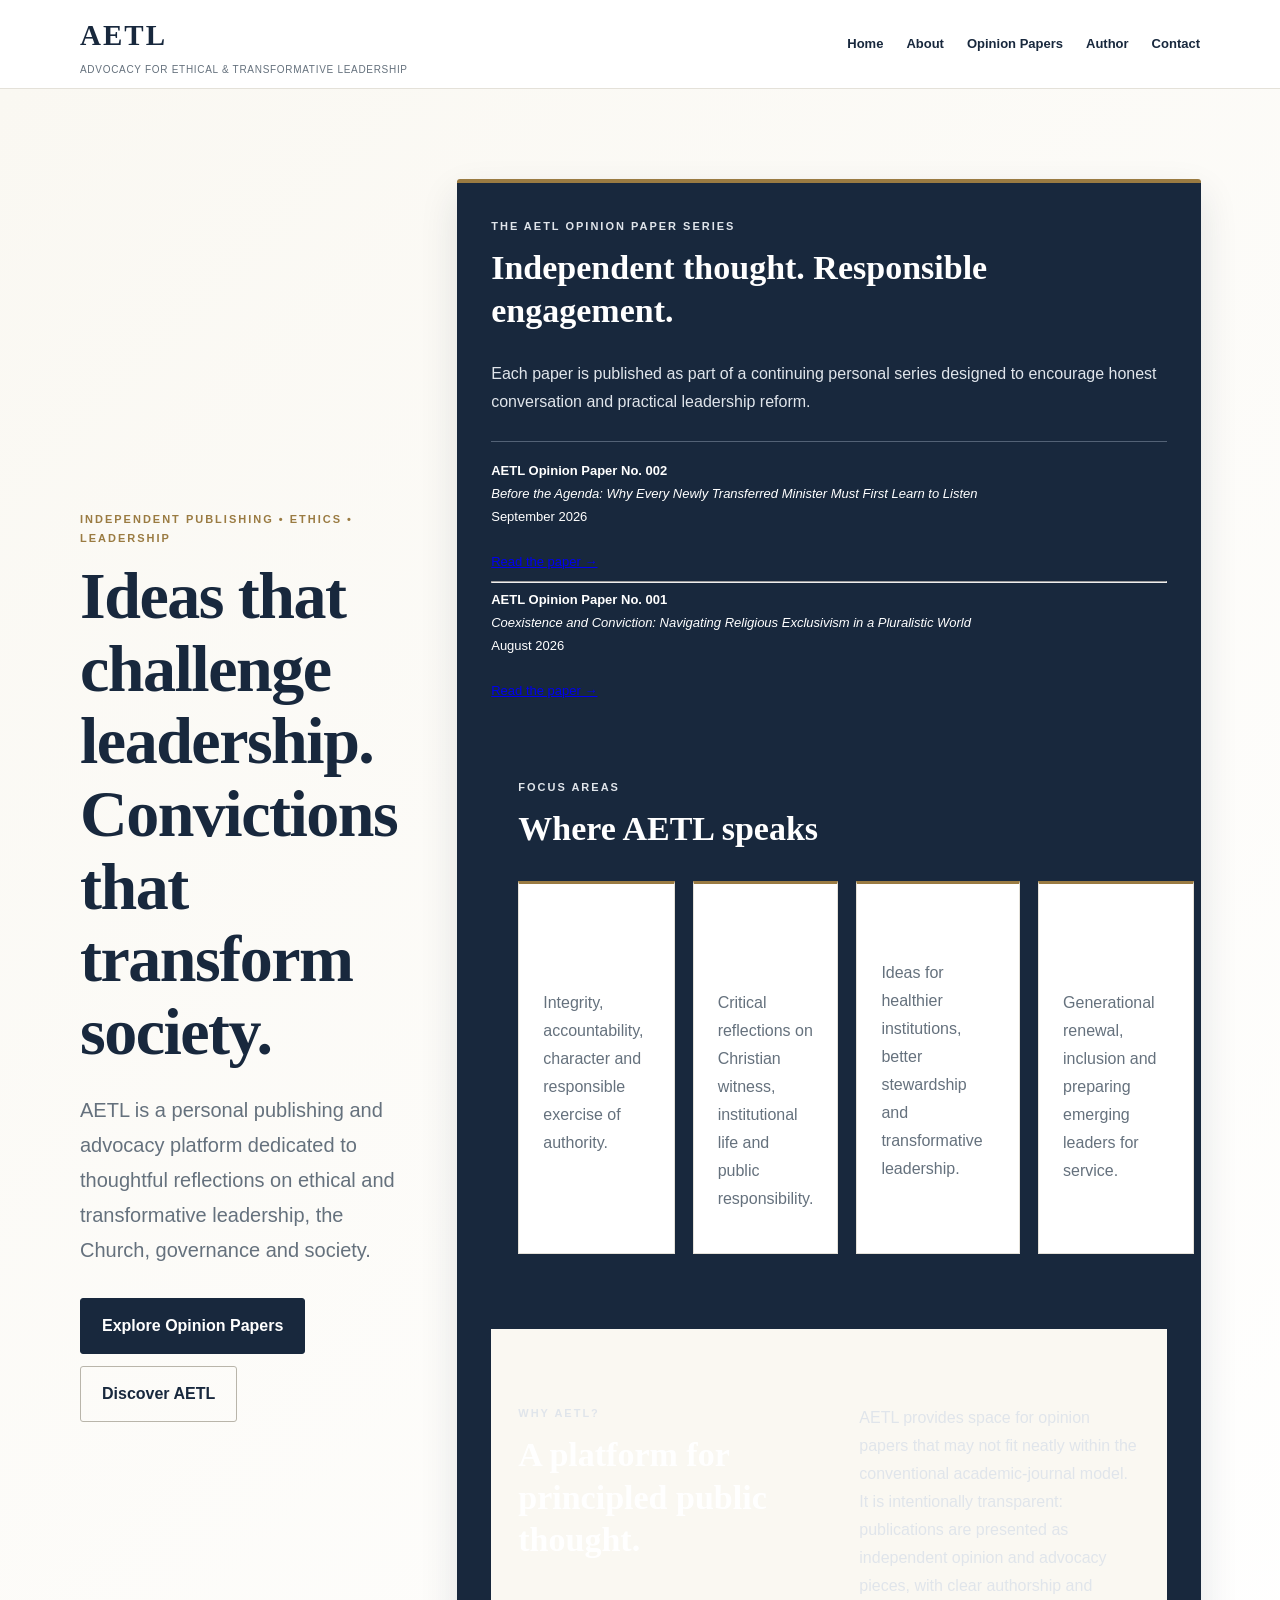
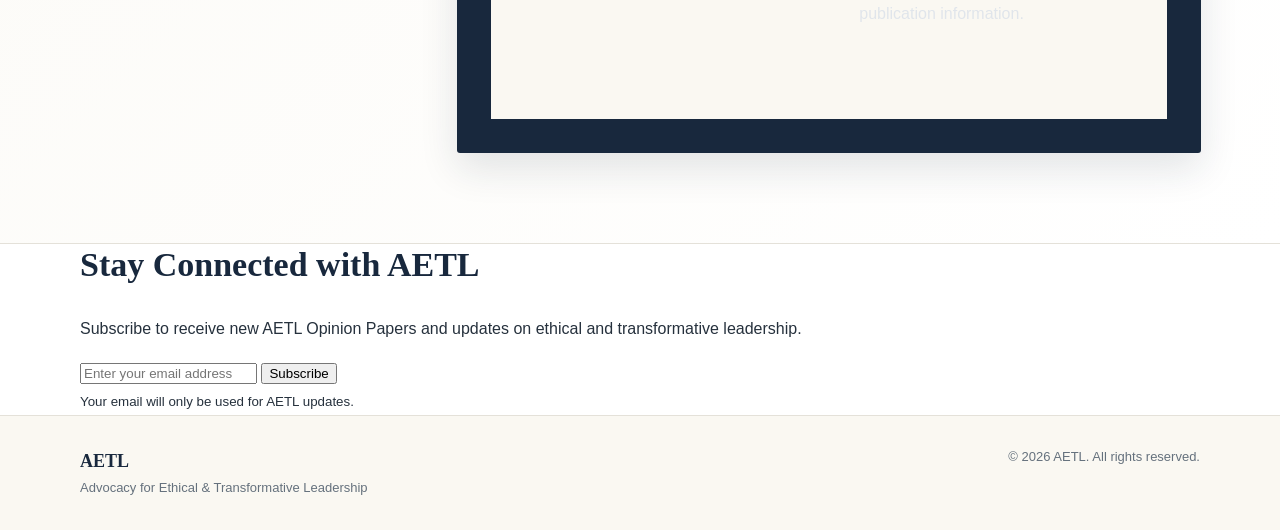
<file: index.html>
<!doctype html>
<html lang="en">
<head>
<meta name="google-site-verification" content="nyeevUF6Vdu26sVC41Z0a72Zdcj6ioMdL7amRbReAKM" />
<meta charset="utf-8">
<meta name="viewport" content="width=device-width, initial-scale=1">
<title>AETL | Advocacy for Ethical and Transformative Leadership</title>
<meta name="description" content="AETL is an independent publishing and advocacy platform focused on ethical leadership, church and society, governance, and transformative public engagement.">
<link rel="stylesheet" href="style.css">
</head>
<body>
<header class="site-header">
  <div class="container nav">
    <a class="brand" href="index.html"><span>AETL</span><small>Advocacy for Ethical & Transformative Leadership</small></a>
    <nav>
      <a href="index.html">Home</a>
      <a href="about.html">About</a>
      <a href="opinion-papers.html">Opinion Papers</a>
      <a href="author.html">Author</a>
      <a href="contact.html">Contact</a>
    </nav>
  </div>
</header>

<main>
<section class="hero">
  <div class="container hero-grid">
    <div>
      <p class="eyebrow">INDEPENDENT PUBLISHING • ETHICS • LEADERSHIP</p>
      <h1>Ideas that challenge leadership. Convictions that transform society.</h1>
      <p class="lead">AETL is a personal publishing and advocacy platform dedicated to thoughtful reflections on ethical and transformative leadership, the Church, governance and society.</p>
      <div class="buttons">
        <a class="button" href="opinion-papers.html">Explore Opinion Papers</a>
        <a class="button secondary" href="about.html">Discover AETL</a>
      </div>
    </div>
    <aside class="feature-card">
      <p class="eyebrow">THE AETL OPINION PAPER SERIES</p>
      <h2>Independent thought. Responsible engagement.</h2>
      <p>Each paper is published as part of a continuing personal series designed to encourage honest conversation and practical leadership reform.</p>
      <div class="paper-meta">

  <strong>AETL Opinion Paper No. 002</strong><br>
  <em>Before the Agenda: Why Every Newly Transferred Minister Must First Learn to Listen</em><br>
  September 2026
  <br><br>
  <a href="/paper-002">Read the paper →</a>

  <hr>

  <strong>AETL Opinion Paper No. 001</strong><br>
  <em>Coexistence and Conviction: Navigating Religious Exclusivism in a Pluralistic World</em><br>
  August 2026
  <br><br>
  <a href="/paper-001">Read the paper →</a>

</div>

<section class="section">
<div class="container">
  <p class="eyebrow">FOCUS AREAS</p>
  <h2>Where AETL speaks</h2>
  <div class="cards">
    <article><h3>Ethical Leadership</h3><p>Integrity, accountability, character and responsible exercise of authority.</p></article>
    <article><h3>Church & Society</h3><p>Critical reflections on Christian witness, institutional life and public responsibility.</p></article>
    <article><h3>Governance</h3><p>Ideas for healthier institutions, better stewardship and transformative leadership.</p></article>
    <article><h3>Youth & Leadership</h3><p>Generational renewal, inclusion and preparing emerging leaders for service.</p></article>
  </div>
</div>
</section>

<section class="section alt">
<div class="container split">
  <div><p class="eyebrow">WHY AETL?</p><h2>A platform for principled public thought.</h2></div>
  <p>AETL provides space for opinion papers that may not fit neatly within the conventional academic-journal model. It is intentionally transparent: publications are presented as independent opinion and advocacy pieces, with clear authorship and publication information.</p>
</div>
</section>
</main>

<section class="subscribe-section">
  <div class="container">
    <h2>Stay Connected with AETL</h2>

    <p>
      Subscribe to receive new AETL Opinion Papers and updates on ethical
      and transformative leadership.
    </p>

    <form
      name="aetl-subscribe"
      method="POST"
      data-netlify="true"
      data-netlify-honeypot="bot-field"
    >
      <input type="hidden" name="form-name" value="aetl-subscribe">

      <p style="display:none;">
        <label>
          Don’t fill this out:
          <input name="bot-field">
        </label>
      </p>

      <input
        type="email"
        name="email"
        placeholder="Enter your email address"
        required
      >

      <button type="submit">Subscribe</button>
    </form>

    <small>Your email will only be used for AETL updates.</small>
  </div>
</section>

<footer>
  <div class="container footer-grid">
    <div>
      <strong>AETL</strong>
      <p>Advocacy for Ethical & Transformative Leadership</p>
    </div>
    <p>© 2026 AETL. All rights reserved.</p>
  </div>
</footer>

</body>
</html>
</file>
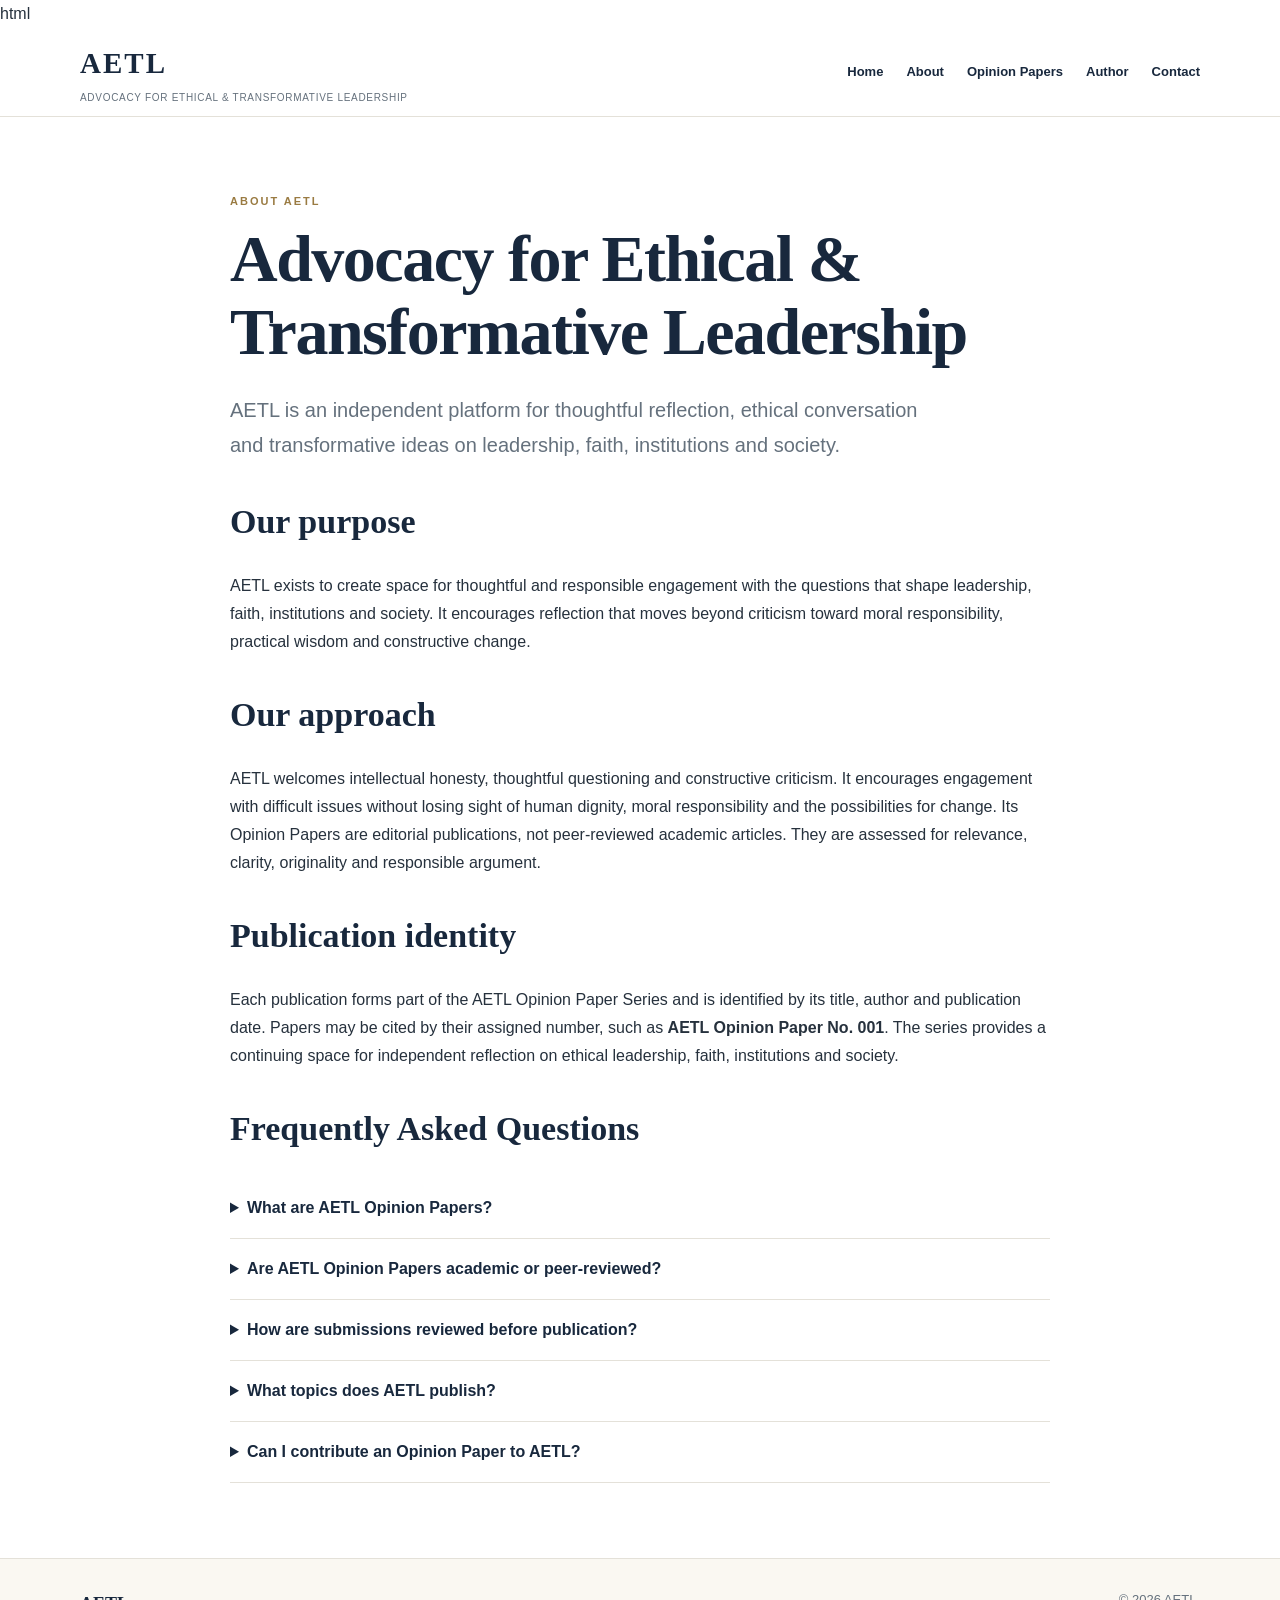
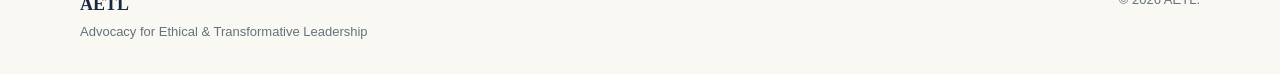
<file: about.html>
html
<!doctype html>
<html lang="en">
<head>
<meta charset="utf-8">
<meta name="viewport" content="width=device-width,initial-scale=1">
<title>About AETL</title>
<link rel="stylesheet" href="style.css">
</head>
<body>

<header class="site-header">
  <div class="container nav">
    <a class="brand" href="index.html">
      <span>AETL</span>
      <small>Advocacy for Ethical &amp; Transformative Leadership</small>
    </a>
    <nav>
      <a href="index.html">Home</a>
      <a href="about.html">About</a>
      <a href="opinion-papers.html">Opinion Papers</a>
      <a href="author.html">Author</a>
      <a href="contact.html">Contact</a>
    </nav>
  </div>
</header>

<main class="page">
  <div class="container narrow">
    <p class="eyebrow">ABOUT AETL</p>

    <h1>Advocacy for Ethical &amp; Transformative Leadership</h1>

    <p class="lead">AETL is an independent platform for thoughtful reflection, ethical conversation and transformative ideas on leadership, faith, institutions and society.</p>

    <h2>Our purpose</h2>
    <p>AETL exists to create space for thoughtful and responsible engagement with the questions that shape leadership, faith, institutions and society. It encourages reflection that moves beyond criticism toward moral responsibility, practical wisdom and constructive change.</p>

    <h2>Our approach</h2>
    <p>AETL welcomes intellectual honesty, thoughtful questioning and constructive criticism. It encourages engagement with difficult issues without losing sight of human dignity, moral responsibility and the possibilities for change. Its Opinion Papers are editorial publications, not peer-reviewed academic articles. They are assessed for relevance, clarity, originality and responsible argument.</p>

    <h2>Publication identity</h2>
    <p>Each publication forms part of the AETL Opinion Paper Series and is identified by its title, author and publication date. Papers may be cited by their assigned number, such as <strong>AETL Opinion Paper No. 001</strong>. The series provides a continuing space for independent reflection on ethical leadership, faith, institutions and society.</p>
  
<h2>Frequently Asked Questions</h2>

<details>
  <summary>What are AETL Opinion Papers?</summary>
  <p>AETL Opinion Papers are reflective pieces that engage contemporary ethical, leadership, religious, and societal issues. They provide a space for informed perspectives and constructive conversation.</p>
</details>

<details>
  <summary>Are AETL Opinion Papers academic or peer-reviewed?</summary>
  <p>No. AETL Opinion Papers are <strong>not academic or peer-reviewed publications</strong>. They are editorial and reflective pieces intended to stimulate thoughtful discussion and public engagement.</p>
</details>

<details>
  <summary>How are submissions reviewed before publication?</summary>
  <p>Submissions undergo <strong>editorial review</strong> for relevance, clarity, originality, responsible argument, and alignment with AETL’s purpose and values. Editorial review is distinct from academic peer review.</p>
</details>

<details>
  <summary>What topics does AETL publish?</summary>
  <p>AETL publishes reflections on <strong>ethical leadership, church and society, religious coexistence, moral responsibility, governance, integrity, peacebuilding, and social transformation</strong>, among related issues.</p>
</details>

<details>
  <summary>Can I contribute an Opinion Paper to AETL?</summary>
  <p>Yes. AETL welcomes well-considered contributions that engage meaningfully with ethical, leadership, religious, and societal issues. Contributions should be clearly written, responsibly argued, and respectful of differing perspectives.</p>
</details>


  </div>
</main>

<footer>
  <div class="container footer-grid">
    <div>
      <strong>AETL</strong>
      <p>Advocacy for Ethical &amp; Transformative Leadership</p>
    </div>
    <p>© 2026 AETL.</p>
  </div>
</footer>

</body>
</html>
</file>
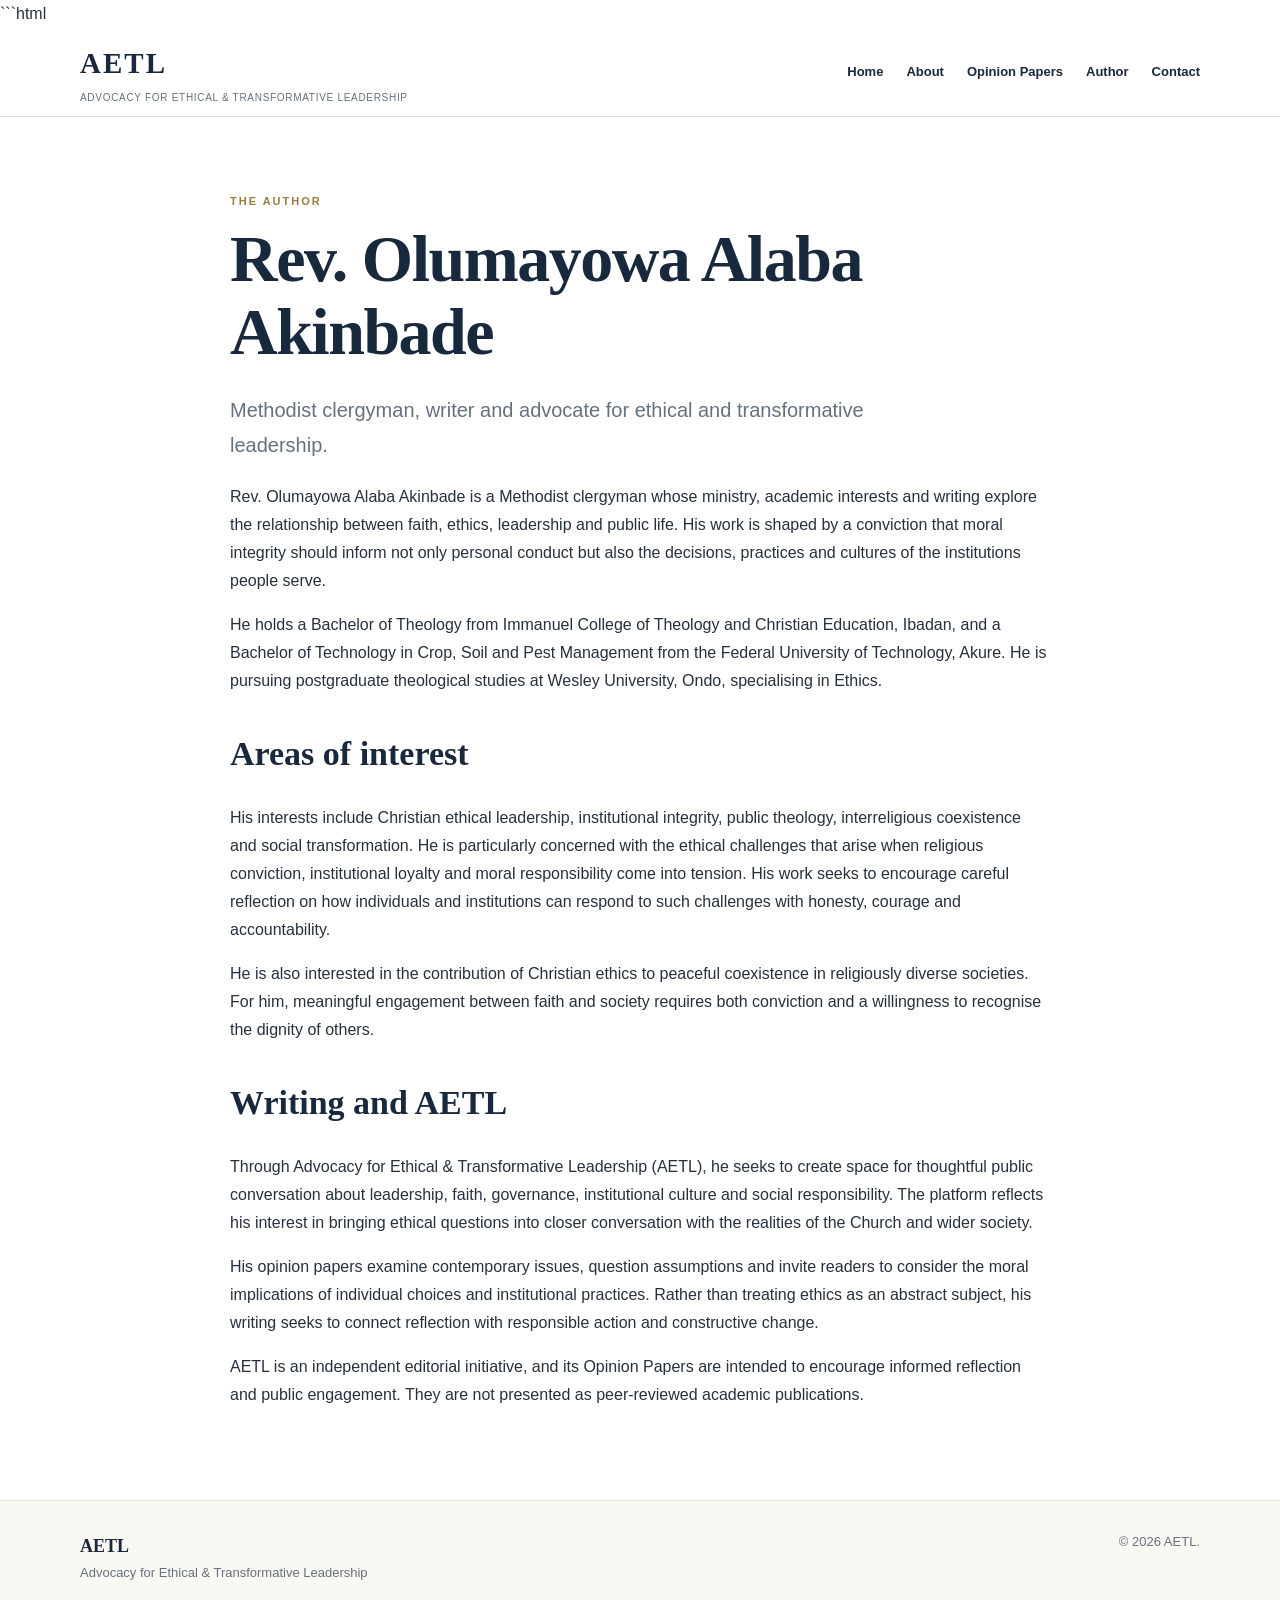
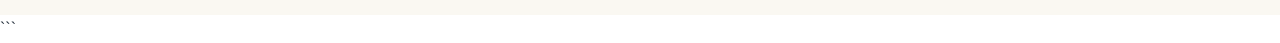
<file: author.html>
```html
<!doctype html>
<html lang="en">
<head>
<meta charset="utf-8">
<meta name="viewport" content="width=device-width,initial-scale=1">
<title>Author | AETL</title>
<link rel="stylesheet" href="style.css">
</head>
<body>

<header class="site-header">
  <div class="container nav">
    <a class="brand" href="index.html">
      <span>AETL</span>
      <small>Advocacy for Ethical &amp; Transformative Leadership</small>
    </a>
    <nav>
      <a href="index.html">Home</a>
      <a href="about.html">About</a>
      <a href="opinion-papers.html">Opinion Papers</a>
      <a href="author.html">Author</a>
      <a href="contact.html">Contact</a>
    </nav>
  </div>
</header>

<main class="page">
  <div class="container narrow">

    <p class="eyebrow">THE AUTHOR</p>

    <h1>Rev. Olumayowa Alaba Akinbade</h1>

    <p class="lead">Methodist clergyman, writer and advocate for ethical and transformative leadership.</p>

    <p>Rev. Olumayowa Alaba Akinbade is a Methodist clergyman whose ministry, academic interests and writing explore the relationship between faith, ethics, leadership and public life. His work is shaped by a conviction that moral integrity should inform not only personal conduct but also the decisions, practices and cultures of the institutions people serve.</p>

    <p>He holds a Bachelor of Theology from Immanuel College of Theology and Christian Education, Ibadan, and a Bachelor of Technology in Crop, Soil and Pest Management from the Federal University of Technology, Akure. He is pursuing postgraduate theological studies at Wesley University, Ondo, specialising in Ethics.</p>

    <h2>Areas of interest</h2>

    <p>His interests include Christian ethical leadership, institutional integrity, public theology, interreligious coexistence and social transformation. He is particularly concerned with the ethical challenges that arise when religious conviction, institutional loyalty and moral responsibility come into tension. His work seeks to encourage careful reflection on how individuals and institutions can respond to such challenges with honesty, courage and accountability.</p>

    <p>He is also interested in the contribution of Christian ethics to peaceful coexistence in religiously diverse societies. For him, meaningful engagement between faith and society requires both conviction and a willingness to recognise the dignity of others.</p>

    <h2>Writing and AETL</h2>

    <p>Through Advocacy for Ethical &amp; Transformative Leadership (AETL), he seeks to create space for thoughtful public conversation about leadership, faith, governance, institutional culture and social responsibility. The platform reflects his interest in bringing ethical questions into closer conversation with the realities of the Church and wider society.</p>

    <p>His opinion papers examine contemporary issues, question assumptions and invite readers to consider the moral implications of individual choices and institutional practices. Rather than treating ethics as an abstract subject, his writing seeks to connect reflection with responsible action and constructive change.</p>

    <p>AETL is an independent editorial initiative, and its Opinion Papers are intended to encourage informed reflection and public engagement. They are not presented as peer-reviewed academic publications.</p>

  </div>
</main>

<footer>
  <div class="container footer-grid">
    <div>
      <strong>AETL</strong>
      <p>Advocacy for Ethical &amp; Transformative Leadership</p>
    </div>
    <p>© 2026 AETL.</p>
  </div>
</footer>

</body>
</html>
```
</file>
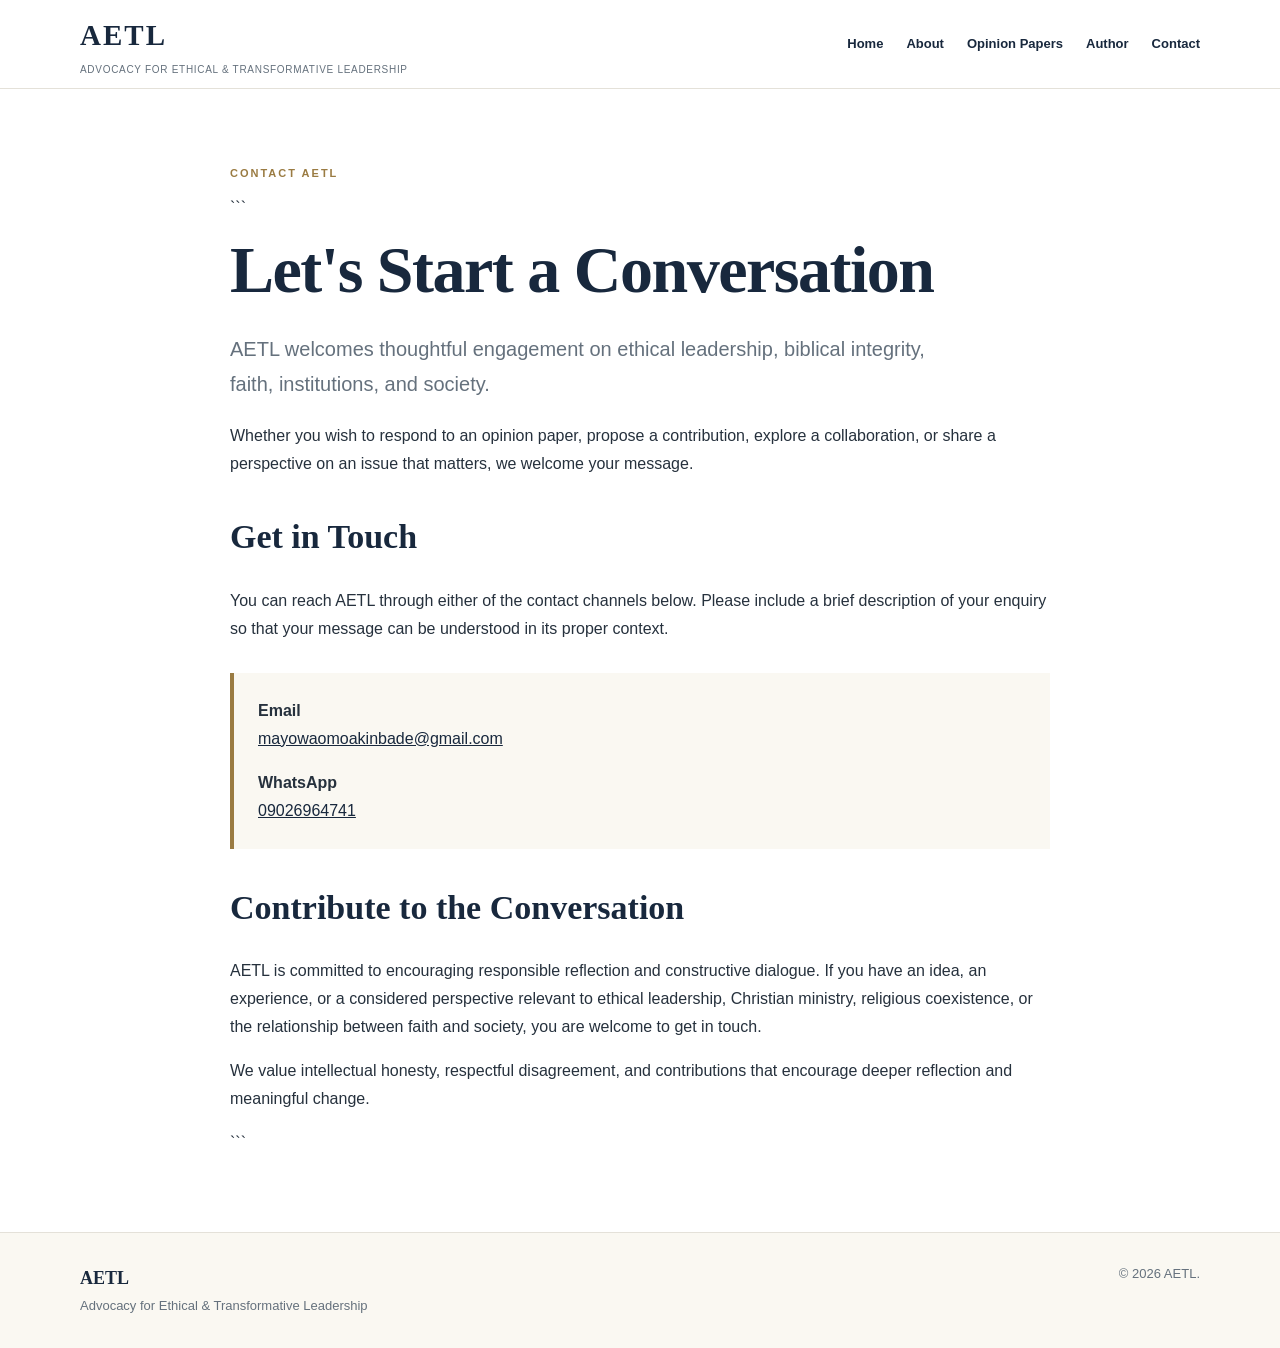
<file: contact.html>
<!doctype html>

<html lang="en">
<head>
  <meta charset="utf-8">
  <meta name="viewport" content="width=device-width, initial-scale=1">
  <title>Contact | AETL</title>
  <meta name="description" content="Contact Advocacy for Ethical and Transformative Leadership (AETL) about opinion papers, contributions, collaboration, and ethical leadership.">
  <link rel="stylesheet" href="style.css">
</head>
<body>

<header class="site-header">
  <div class="container nav">
    <a class="brand" href="index.html">
      <span>AETL</span>
      <small>Advocacy for Ethical &amp; Transformative Leadership</small>
    </a>
    <nav>
      <a href="index.html">Home</a>
      <a href="about.html">About</a>
      <a href="opinion-papers.html">Opinion Papers</a>
      <a href="author.html">Author</a>
      <a href="contact.html">Contact</a>
    </nav>
  </div>
</header>

<main class="page">
  <div class="container narrow">
    <p class="eyebrow">CONTACT AETL</p>

```
<h1>Let's Start a Conversation</h1>

<p class="lead">
  AETL welcomes thoughtful engagement on ethical leadership, biblical integrity,
  faith, institutions, and society.
</p>

<p>
  Whether you wish to respond to an opinion paper, propose a contribution,
  explore a collaboration, or share a perspective on an issue that matters,
  we welcome your message.
</p>

<h2>Get in Touch</h2>

<p>
  You can reach AETL through either of the contact channels below.
  Please include a brief description of your enquiry so that your message
  can be understood in its proper context.
</p>

<div class="notice">
  <p>
    <strong>Email</strong><br>
    <a href="mailto:mayowaomoakinbade@gmail.com">mayowaomoakinbade@gmail.com</a>
  </p>

  <p>
    <strong>WhatsApp</strong><br>
    <a href="https://wa.me/2349026964741">09026964741</a>
  </p>
</div>

<h2>Contribute to the Conversation</h2>

<p>
  AETL is committed to encouraging responsible reflection and constructive
  dialogue. If you have an idea, an experience, or a considered perspective
  relevant to ethical leadership, Christian ministry, religious coexistence,
  or the relationship between faith and society, you are welcome to get in touch.
</p>

<p>
  We value intellectual honesty, respectful disagreement, and contributions
  that encourage deeper reflection and meaningful change.
</p>
```

  </div>
</main>

<footer>
  <div class="container footer-grid">
    <div>
      <strong>AETL</strong>
      <p>Advocacy for Ethical &amp; Transformative Leadership</p>
    </div>
    <p>© 2026 AETL.</p>
  </div>
</footer>

</body>
</html>
</file>
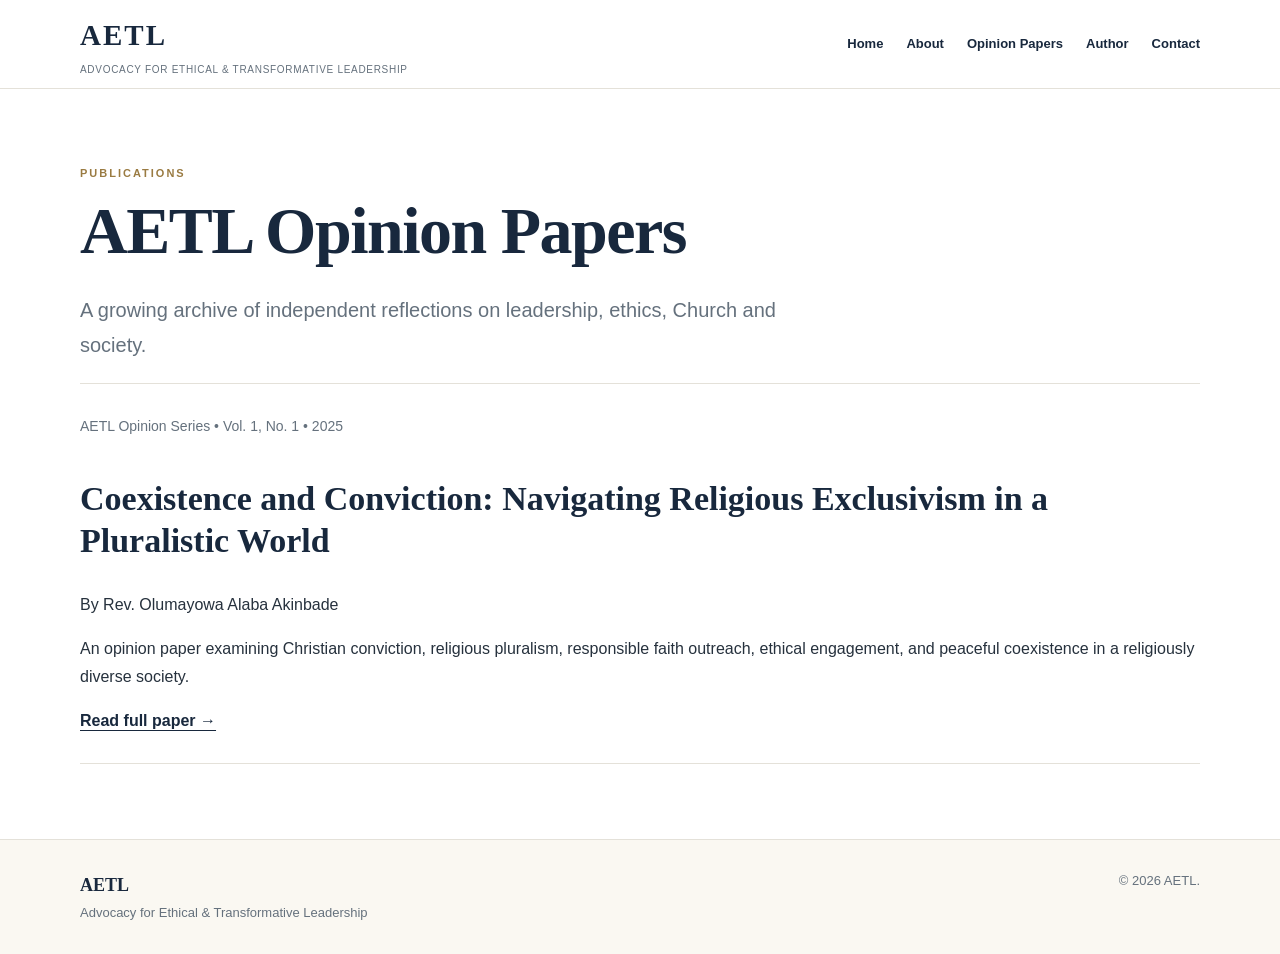
<file: opinion-papers.html>
<!doctype html><html lang="en"><head><meta charset="utf-8"><meta name="viewport" content="width=device-width,initial-scale=1"><title>Opinion Papers | AETL</title><link rel="stylesheet" href="style.css"></head><body>
<header class="site-header"><div class="container nav"><a class="brand" href="index.html"><span>AETL</span><small>Advocacy for Ethical & Transformative Leadership</small></a><nav><a href="index.html">Home</a><a href="about.html">About</a><a href="opinion-papers.html">Opinion Papers</a><a href="author.html">Author</a><a href="contact.html">Contact</a></nav></div></header>
<main class="page"><div class="container"><p class="eyebrow">PUBLICATIONS</p><h1>AETL Opinion Papers</h1><p class="lead">A growing archive of independent reflections on leadership, ethics, Church and society.</p>
<div class="paper-list">
<article>
<span>AETL Opinion Series • Vol. 1, No. 1 • 2025</span>
<h2>Coexistence and Conviction: Navigating Religious Exclusivism in a Pluralistic World</h2>
<p>By Rev. Olumayowa Alaba Akinbade</p>
<p>An opinion paper examining Christian conviction, religious pluralism, responsible faith outreach, ethical engagement, and peaceful coexistence in a religiously diverse society.</p>
<a href="paper-001.html">Read full paper →</a>
</article>
</div>
</div></main><footer><div class="container footer-grid"><div><strong>AETL</strong><p>Advocacy for Ethical & Transformative Leadership</p></div><p>© 2026 AETL.</p></div></footer></body></html>
</file>
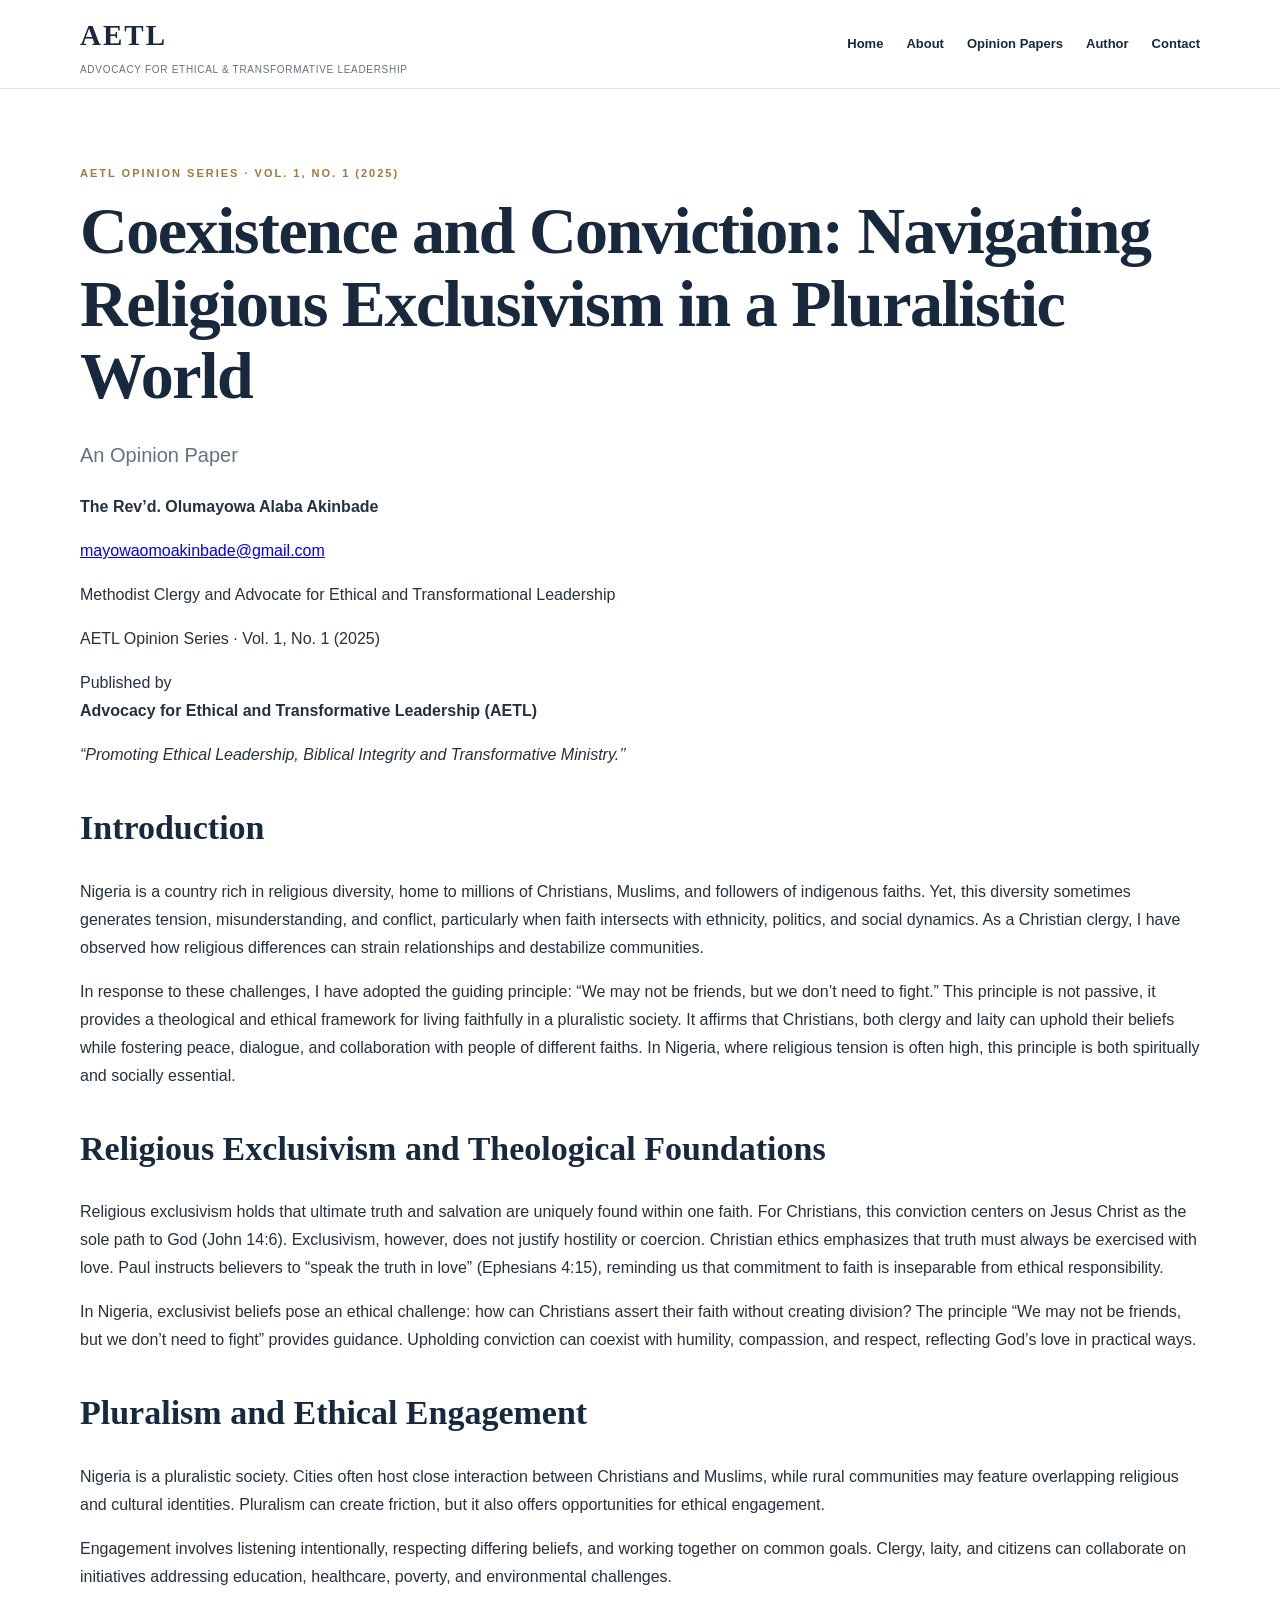
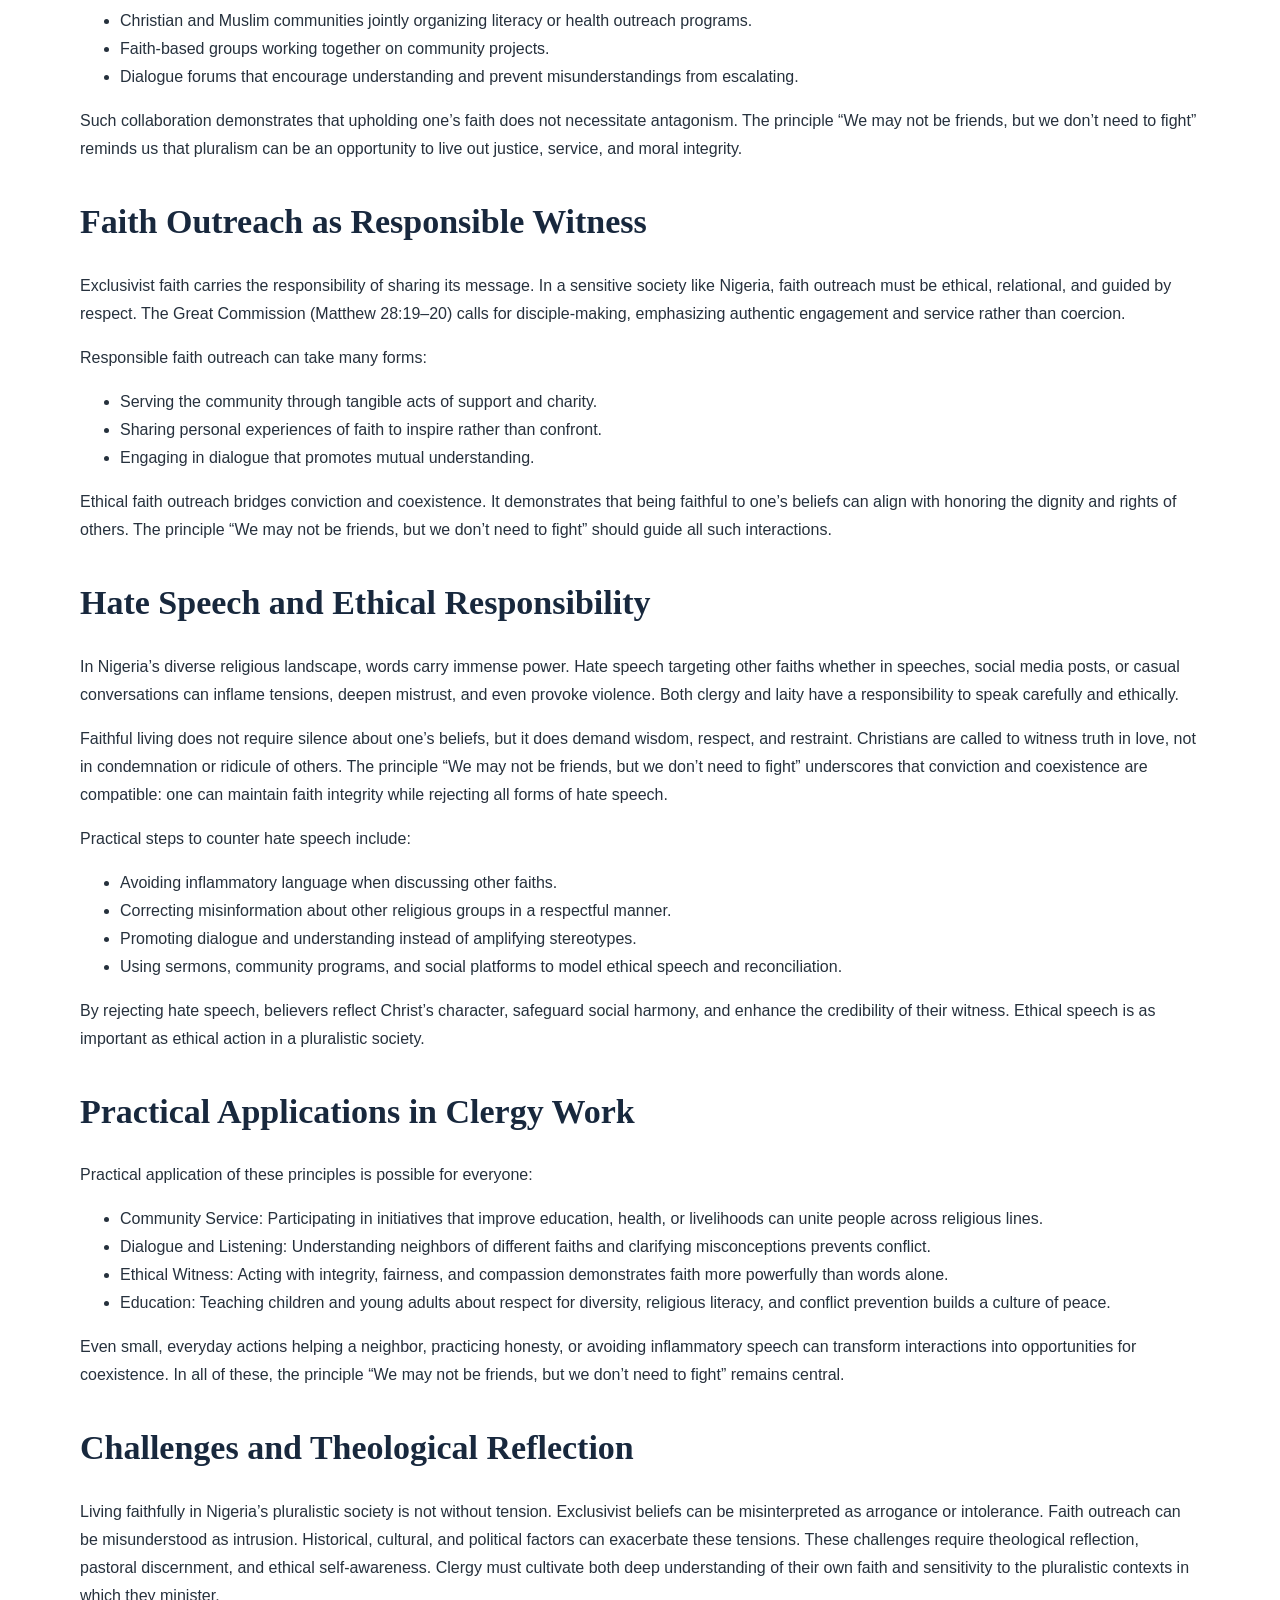
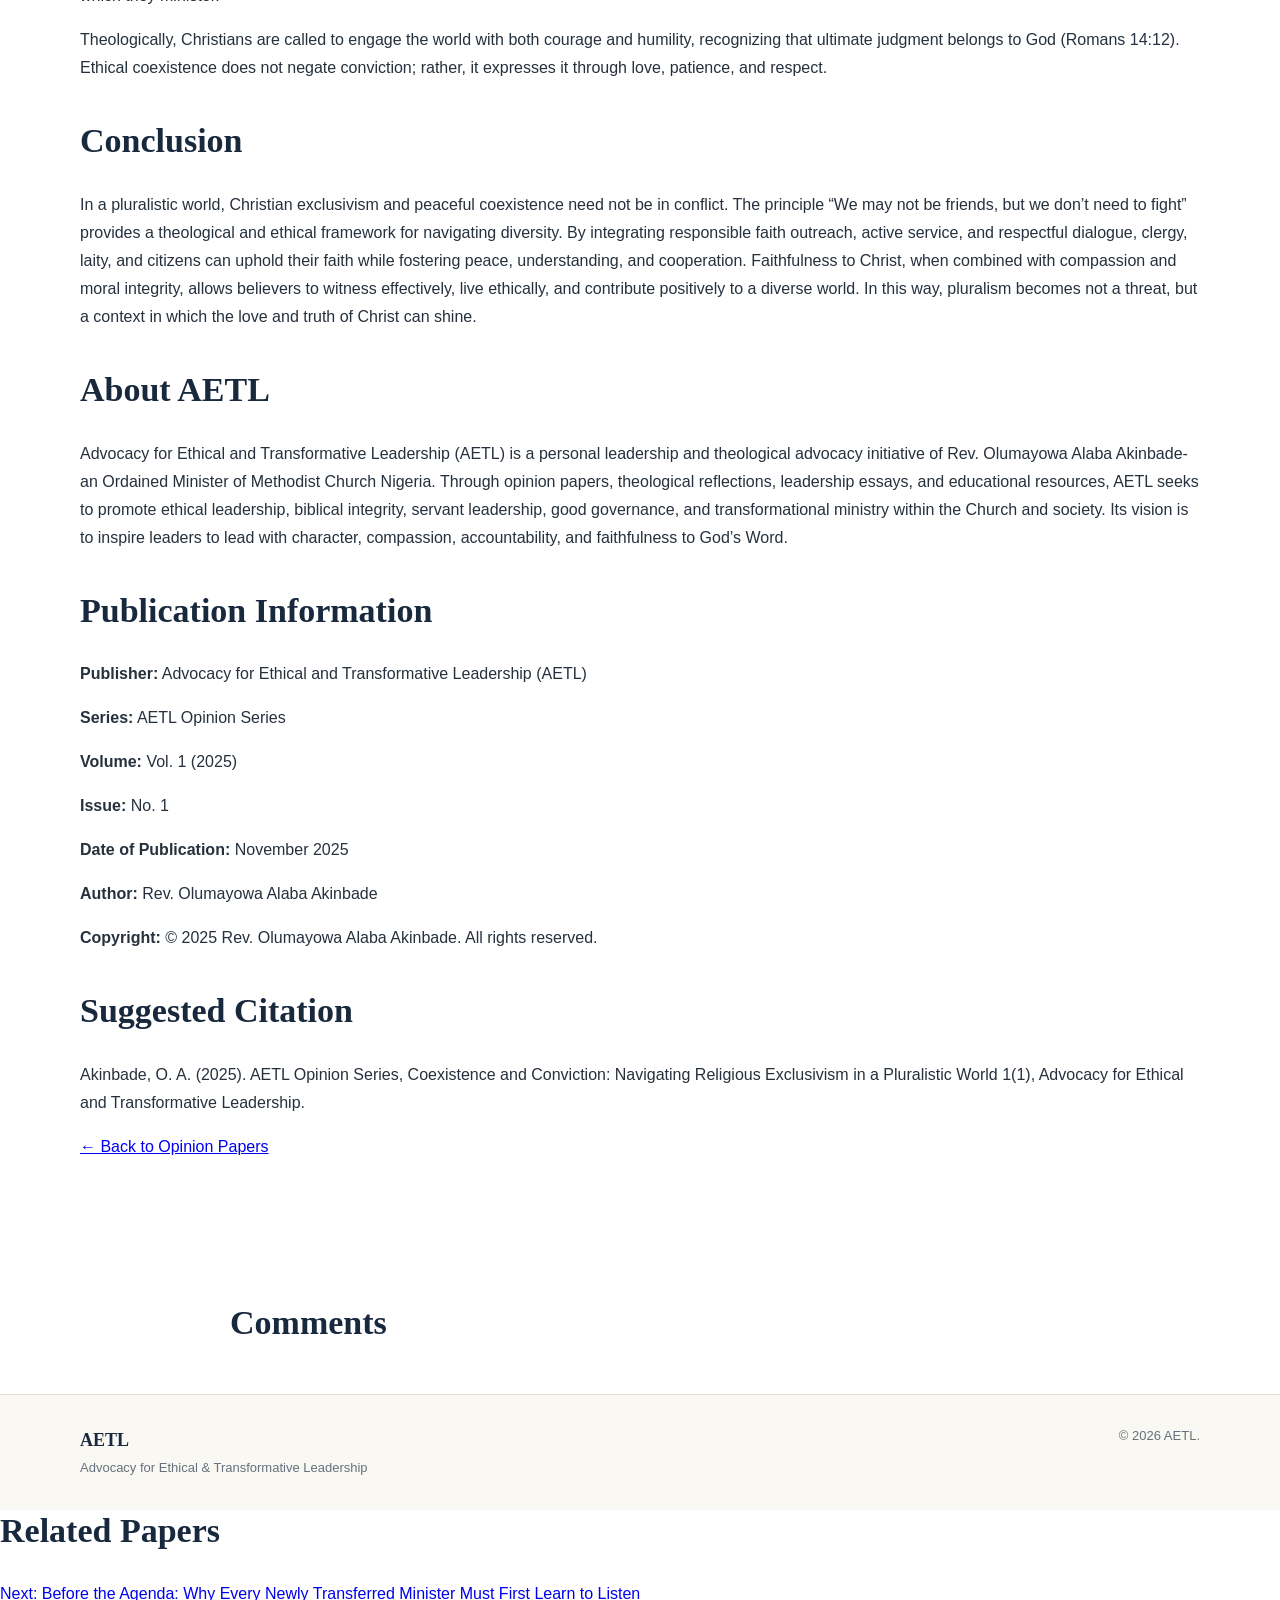
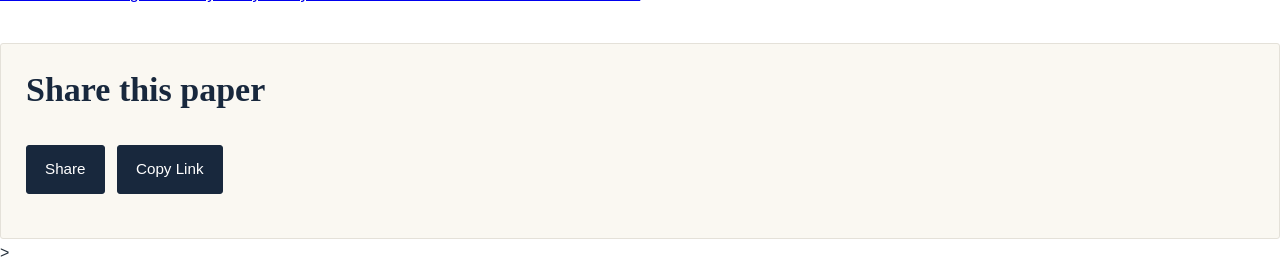
<file: paper-001.html>
<!doctype html>
<html lang="en">
<head>
<meta charset="utf-8">
<meta name="viewport" content="width=device-width,initial-scale=1">
<title>Coexistence and Conviction: Navigating Religious Exclusivism in a Pluralistic World | AETL</title>
<link rel="stylesheet" href="style.css">
</head>
<body>
<header class="site-header"><div class="container nav"><a class="brand" href="index.html"><span>AETL</span><small>Advocacy for Ethical &amp; Transformative Leadership</small></a><nav><a href="index.html">Home</a><a href="about.html">About</a><a href="opinion-papers.html">Opinion Papers</a><a href="author.html">Author</a><a href="contact.html">Contact</a></nav></div></header>
<main class="page"><div class="container paper">
<p class="eyebrow">AETL OPINION SERIES · VOL. 1, NO. 1 (2025)</p>
<h1>Coexistence and Conviction: Navigating Religious Exclusivism in a Pluralistic World</h1>
<p class="lead">An Opinion Paper</p>
<p class="author"><strong>The Rev’d. Olumayowa Alaba Akinbade</strong></p>
<p><a href="mailto:mayowaomoakinbade@gmail.com">mayowaomoakinbade@gmail.com</a></p>
<p>Methodist Clergy and Advocate for Ethical and Transformational Leadership</p>
<p>AETL Opinion Series · Vol. 1, No. 1 (2025)</p>
<p>Published by<br><strong>Advocacy for Ethical and Transformative Leadership (AETL)</strong></p>
<p><em>“Promoting Ethical Leadership, Biblical Integrity and Transformative Ministry.’’</em></p>
<h2>Introduction</h2><p>Nigeria is a country rich in religious diversity, home to millions of Christians, Muslims, and followers of indigenous faiths. Yet, this diversity sometimes generates tension, misunderstanding, and conflict, particularly when faith intersects with ethnicity, politics, and social dynamics. As a Christian clergy, I have observed how religious differences can strain relationships and destabilize communities.</p><p>In response to these challenges, I have adopted the guiding principle: “We may not be friends, but we don’t need to fight.” This principle is not passive, it provides a theological and ethical framework for living faithfully in a pluralistic society. It affirms that Christians, both clergy and laity can uphold their beliefs while fostering peace, dialogue, and collaboration with people of different faiths. In Nigeria, where religious tension is often high, this principle is both spiritually and socially essential.</p><h2>Religious Exclusivism and Theological Foundations</h2><p>Religious exclusivism holds that ultimate truth and salvation are uniquely found within one faith. For Christians, this conviction centers on Jesus Christ as the sole path to God (John 14:6). Exclusivism, however, does not justify hostility or coercion. Christian ethics emphasizes that truth must always be exercised with love. Paul instructs believers to “speak the truth in love” (Ephesians 4:15), reminding us that commitment to faith is inseparable from ethical responsibility.</p><p>In Nigeria, exclusivist beliefs pose an ethical challenge: how can Christians assert their faith without creating division? The principle “We may not be friends, but we don’t need to fight” provides guidance. Upholding conviction can coexist with humility, compassion, and respect, reflecting God’s love in practical ways.</p><h2>Pluralism and Ethical Engagement</h2><p>Nigeria is a pluralistic society. Cities often host close interaction between Christians and Muslims, while rural communities may feature overlapping religious and cultural identities. Pluralism can create friction, but it also offers opportunities for ethical engagement.</p><p>Engagement involves listening intentionally, respecting differing beliefs, and working together on common goals. Clergy, laity, and citizens can collaborate on initiatives addressing education, healthcare, poverty, and environmental challenges.</p><ul><li>Christian and Muslim communities jointly organizing literacy or health outreach programs.</li><li>Faith-based groups working together on community projects.</li><li>Dialogue forums that encourage understanding and prevent misunderstandings from escalating.</li></ul><p>Such collaboration demonstrates that upholding one’s faith does not necessitate antagonism. The principle “We may not be friends, but we don’t need to fight” reminds us that pluralism can be an opportunity to live out justice, service, and moral integrity.</p><h2>Faith Outreach as Responsible Witness</h2><p>Exclusivist faith carries the responsibility of sharing its message. In a sensitive society like Nigeria, faith outreach must be ethical, relational, and guided by respect. The Great Commission (Matthew 28:19–20) calls for disciple-making, emphasizing authentic engagement and service rather than coercion.</p><p>Responsible faith outreach can take many forms:</p><ul><li>Serving the community through tangible acts of support and charity.</li><li>Sharing personal experiences of faith to inspire rather than confront.</li><li>Engaging in dialogue that promotes mutual understanding.</li></ul><p>Ethical faith outreach bridges conviction and coexistence. It demonstrates that being faithful to one’s beliefs can align with honoring the dignity and rights of others. The principle “We may not be friends, but we don’t need to fight” should guide all such interactions.</p><h2>Hate Speech and Ethical Responsibility</h2><p>In Nigeria’s diverse religious landscape, words carry immense power. Hate speech targeting other faiths whether in speeches, social media posts, or casual conversations can inflame tensions, deepen mistrust, and even provoke violence. Both clergy and laity have a responsibility to speak carefully and ethically.</p><p>Faithful living does not require silence about one’s beliefs, but it does demand wisdom, respect, and restraint. Christians are called to witness truth in love, not in condemnation or ridicule of others. The principle “We may not be friends, but we don’t need to fight” underscores that conviction and coexistence are compatible: one can maintain faith integrity while rejecting all forms of hate speech.</p><p>Practical steps to counter hate speech include:</p><ul><li>Avoiding inflammatory language when discussing other faiths.</li><li>Correcting misinformation about other religious groups in a respectful manner.</li><li>Promoting dialogue and understanding instead of amplifying stereotypes.</li><li>Using sermons, community programs, and social platforms to model ethical speech and reconciliation.</li></ul><p>By rejecting hate speech, believers reflect Christ’s character, safeguard social harmony, and enhance the credibility of their witness. Ethical speech is as important as ethical action in a pluralistic society.</p><h2>Practical Applications in Clergy Work</h2><p>Practical application of these principles is possible for everyone:</p><ul><li>Community Service: Participating in initiatives that improve education, health, or livelihoods can unite people across religious lines.</li><li>Dialogue and Listening: Understanding neighbors of different faiths and clarifying misconceptions prevents conflict.</li><li>Ethical Witness: Acting with integrity, fairness, and compassion demonstrates faith more powerfully than words alone.</li><li>Education: Teaching children and young adults about respect for diversity, religious literacy, and conflict prevention builds a culture of peace.</li></ul><p>Even small, everyday actions helping a neighbor, practicing honesty, or avoiding inflammatory speech can transform interactions into opportunities for coexistence. In all of these, the principle “We may not be friends, but we don’t need to fight” remains central.</p><h2>Challenges and Theological Reflection</h2><p>Living faithfully in Nigeria’s pluralistic society is not without tension. Exclusivist beliefs can be misinterpreted as arrogance or intolerance. Faith outreach can be misunderstood as intrusion. Historical, cultural, and political factors can exacerbate these tensions. These challenges require theological reflection, pastoral discernment, and ethical self-awareness. Clergy must cultivate both deep understanding of their own faith and sensitivity to the pluralistic contexts in which they minister.</p><p>Theologically, Christians are called to engage the world with both courage and humility, recognizing that ultimate judgment belongs to God (Romans 14:12). Ethical coexistence does not negate conviction; rather, it expresses it through love, patience, and respect.</p><h2>Conclusion</h2><p>In a pluralistic world, Christian exclusivism and peaceful coexistence need not be in conflict. The principle “We may not be friends, but we don’t need to fight” provides a theological and ethical framework for navigating diversity. By integrating responsible faith outreach, active service, and respectful dialogue, clergy, laity, and citizens can uphold their faith while fostering peace, understanding, and cooperation. Faithfulness to Christ, when combined with compassion and moral integrity, allows believers to witness effectively, live ethically, and contribute positively to a diverse world. In this way, pluralism becomes not a threat, but a context in which the love and truth of Christ can shine.</p><h2>About AETL</h2><p>Advocacy for Ethical and Transformative Leadership (AETL) is a personal leadership and theological advocacy initiative of Rev. Olumayowa Alaba Akinbade- an Ordained Minister of Methodist Church Nigeria. Through opinion papers, theological reflections, leadership essays, and educational resources, AETL seeks to promote ethical leadership, biblical integrity, servant leadership, good governance, and transformational ministry within the Church and society. Its vision is to inspire leaders to lead with character, compassion, accountability, and faithfulness to God’s Word.</p><h2>Publication Information</h2><p><strong>Publisher:</strong> Advocacy for Ethical and Transformative Leadership (AETL)</p><p><strong>Series:</strong> AETL Opinion Series</p><p><strong>Volume:</strong> Vol. 1 (2025)</p><p><strong>Issue:</strong> No. 1</p><p><strong>Date of Publication:</strong> November 2025</p><p><strong>Author:</strong> Rev. Olumayowa Alaba Akinbade</p><p><strong>Copyright:</strong> © 2025 Rev. Olumayowa Alaba Akinbade. All rights reserved.</p><h2>Suggested Citation</h2><p>Akinbade, O. A. (2025). AETL Opinion Series, Coexistence and Conviction: Navigating Religious Exclusivism in a Pluralistic World 1(1), Advocacy for Ethical and Transformative Leadership.</p>
<p><a href="opinion-papers.html">← Back to Opinion Papers</a></p>
</div></main>

<section class="comments-section">
  <h2>Comments</h2>
  <script src="https://giscus.app/client.js"
        data-repo="mayowaomoakinbade-ship-it/Aetl-website"
        data-repo-id="R_kgDOTxyjBg"
        data-category="General"
        data-category-id="DIC_kwDOTxyjBs4DGhgq"
        data-mapping="title"
        data-strict="0"
        data-reactions-enabled="1"
        data-emit-metadata="0"
        data-input-position="bottom"
        data-theme="preferred_color_scheme"
        data-lang="en"
        crossorigin="anonymous"
        async>
  </script>
</section>

<footer>
  <div class="container footer-grid">
    <div>
      <strong>AETL</strong>
      <p>Advocacy for Ethical &amp; Transformative Leadership</p>
    </div>
    <p>© 2026 AETL.</p>
  </div>
</footer>
</body>
</html>

</section>
 <section class="related-papers">
  <h2>Related Papers</h2>
  <p>
    <a href="/paper-002">
      Next: Before the Agenda: Why Every Newly Transferred Minister Must First Learn to Listen
    </a>
  </p>
</section>
  <div class="share-box">
    <h2>Share this paper</h2>

    <button onclick="sharePaper()">Share</button>
    <button onclick="copyPaperLink()">Copy Link</button>

    <div id="share-menu" style="display:none; margin-top:15px;">
      <a id="whatsapp-share" target="_blank" rel="noopener">WhatsApp</a>
      <a id="facebook-share" target="_blank" rel="noopener">Facebook</a>
      <a id="x-share" target="_blank" rel="noopener">X</a>
      <a id="email-share">Email</a>
    </div>

    <p id="copy-message"></p>
  </div>

<script>
function sharePaper() {
  const url = window.location.origin + window.location.pathname;

  const titleElement = document.querySelector("h1");
  const authorElement = document.querySelector(".author");

  const title = titleElement
    ? titleElement.textContent.trim()
    : "AETL Opinion Paper";

  const author = authorElement
    ? authorElement.textContent.trim()
    : "";

  const text =
    title + "\n\n" +
    author + "\n\n" +
    "AETL Opinion Paper\n\n" +
    url;

  /* Native Share */
  if (navigator.share) {
    navigator.share({
      title: title,
      text: text
    }).catch(function () {});
    
    return;
  }

  /* Share menu for browsers without native Share */
  const menu = document.getElementById("share-menu");

  if (menu) {
    menu.style.display =
      menu.style.display === "block"
        ? "none"
        : "block";
  }

  const whatsapp =
    document.getElementById("whatsapp-share");

  const facebook =
    document.getElementById("facebook-share");

  const x =
    document.getElementById("x-share");

  const email =
    document.getElementById("email-share");

  if (whatsapp) {
    whatsapp.href =
      "https://wa.me/?text=" +
      encodeURIComponent(text);
  }

  if (facebook) {
    facebook.href =
      "https://www.facebook.com/sharer/sharer.php?u=" +
      encodeURIComponent(url);
  }

  if (x) {
    x.href =
      "https://twitter.com/intent/tweet?text=" +
      encodeURIComponent(text);
  }

  if (email) {
    email.href =
      "mailto:?subject=" +
      encodeURIComponent(title) +
      "&body=" +
      encodeURIComponent(text);
  }
}


/* COPY LINK */
function copyPaperLink() {
  const url =
    window.location.origin +
    window.location.pathname;

  const message =
    document.getElementById("copy-message");

  if (
    navigator.clipboard &&
    window.isSecureContext
  ) {
    navigator.clipboard.writeText(url)
      .then(function () {

        if (message) {
          message.textContent =
            "Link copied successfully.";
        }

      })
      .catch(function () {
        fallbackCopy(url, message);
      });

  } else {
    fallbackCopy(url, message);
  }
}


/* COPY LINK FALLBACK */
function fallbackCopy(text, message) {
  const textArea =
    document.createElement("textarea");

  textArea.value = text;

  textArea.style.position = "fixed";
  textArea.style.left = "-9999px";
  textArea.style.top = "0";

  document.body.appendChild(textArea);

  textArea.focus();
  textArea.select();

  try {

    document.execCommand("copy");

    if (message) {
      message.textContent =
        "Link copied successfully.";
    }

  } catch (error) {

    if (message) {
      message.textContent =
        "Please copy the page address from your browser.";
    }

  }

  document.body.removeChild(textArea);
}
</script>>
</script>
  </section>
</main>
</file>
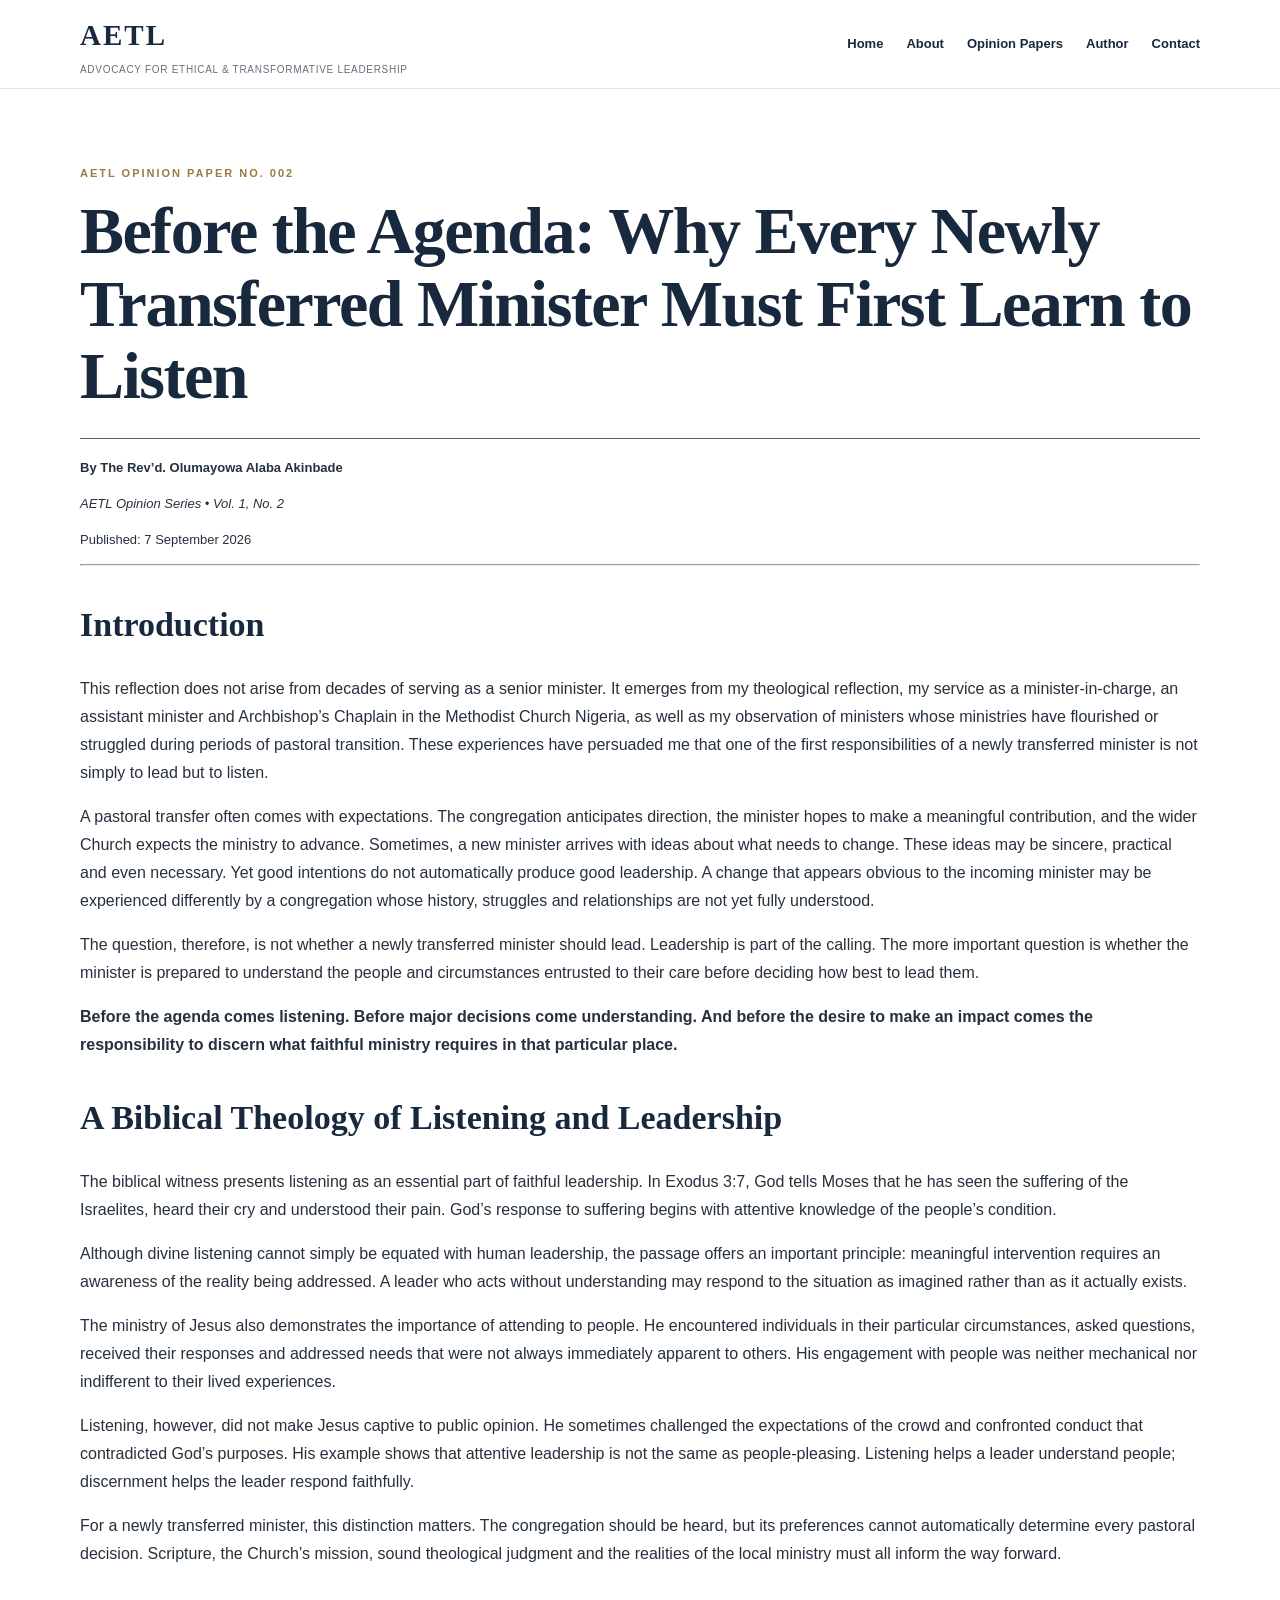
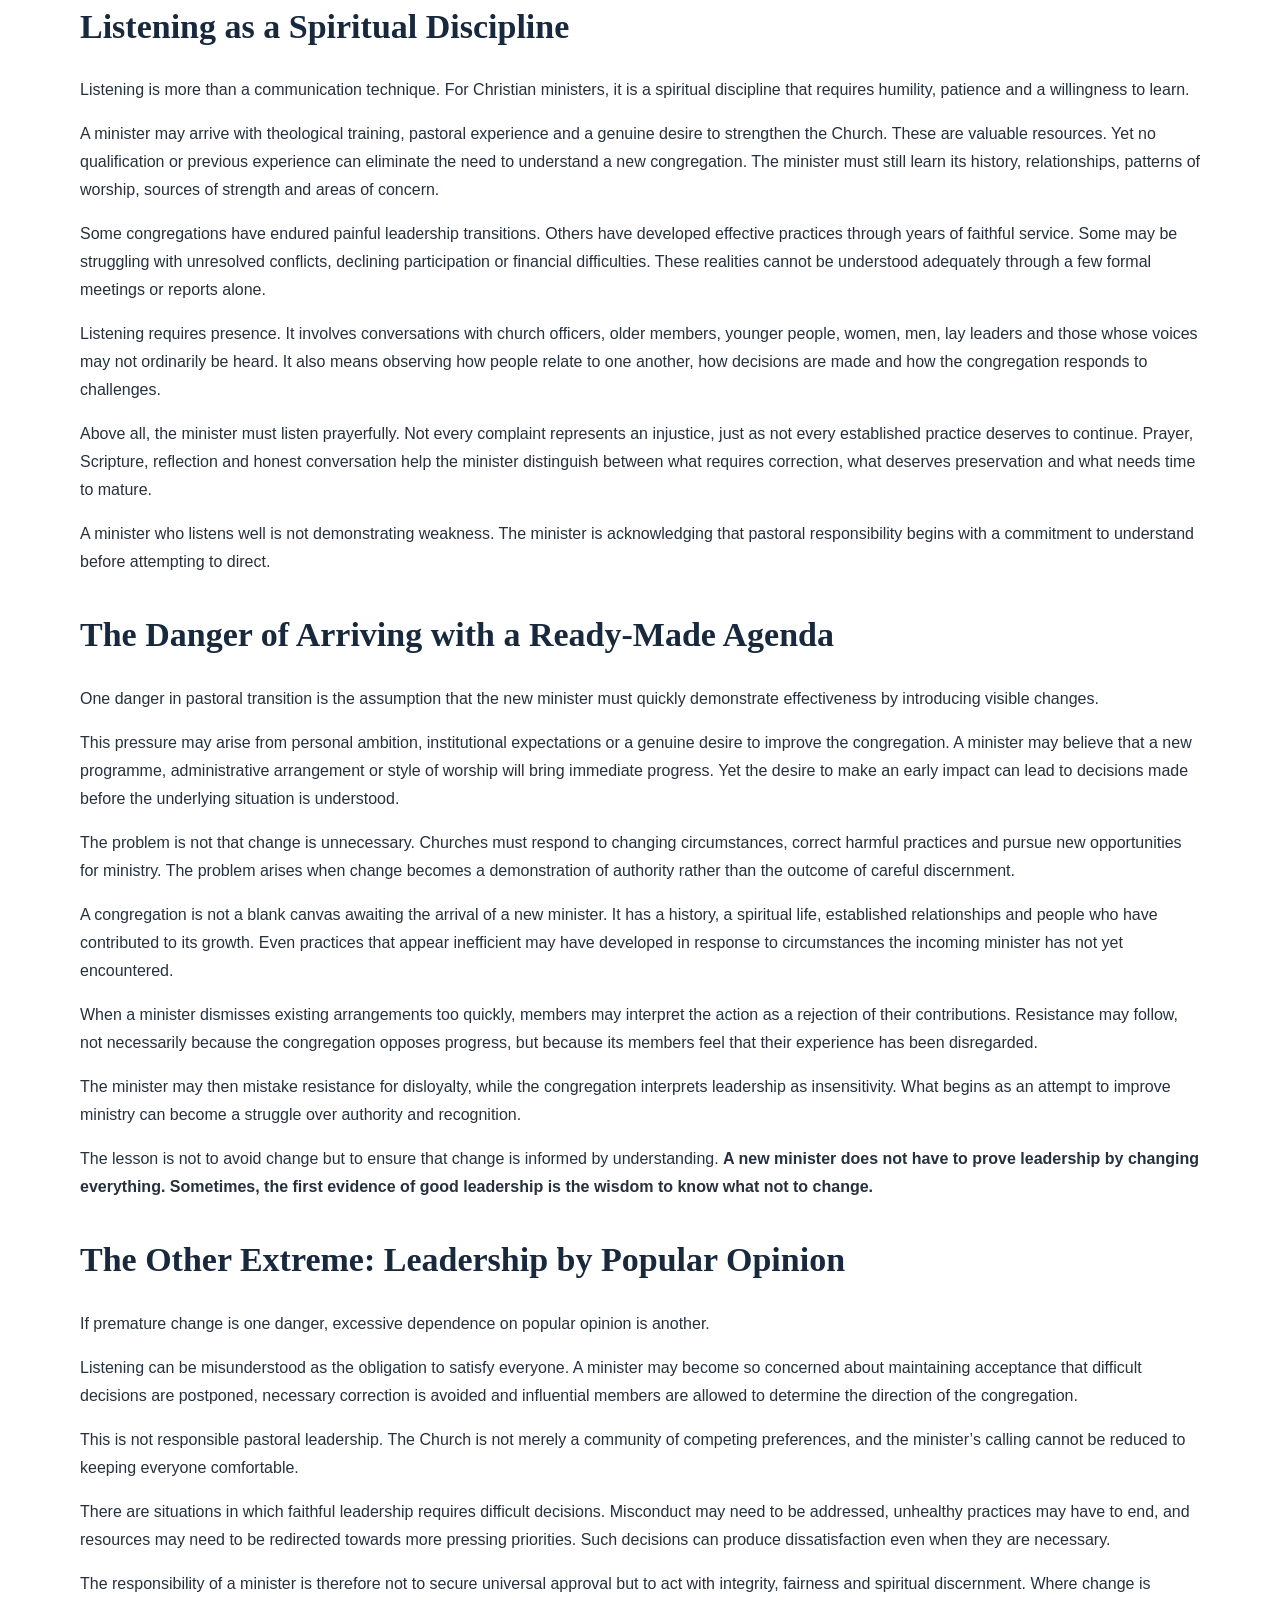
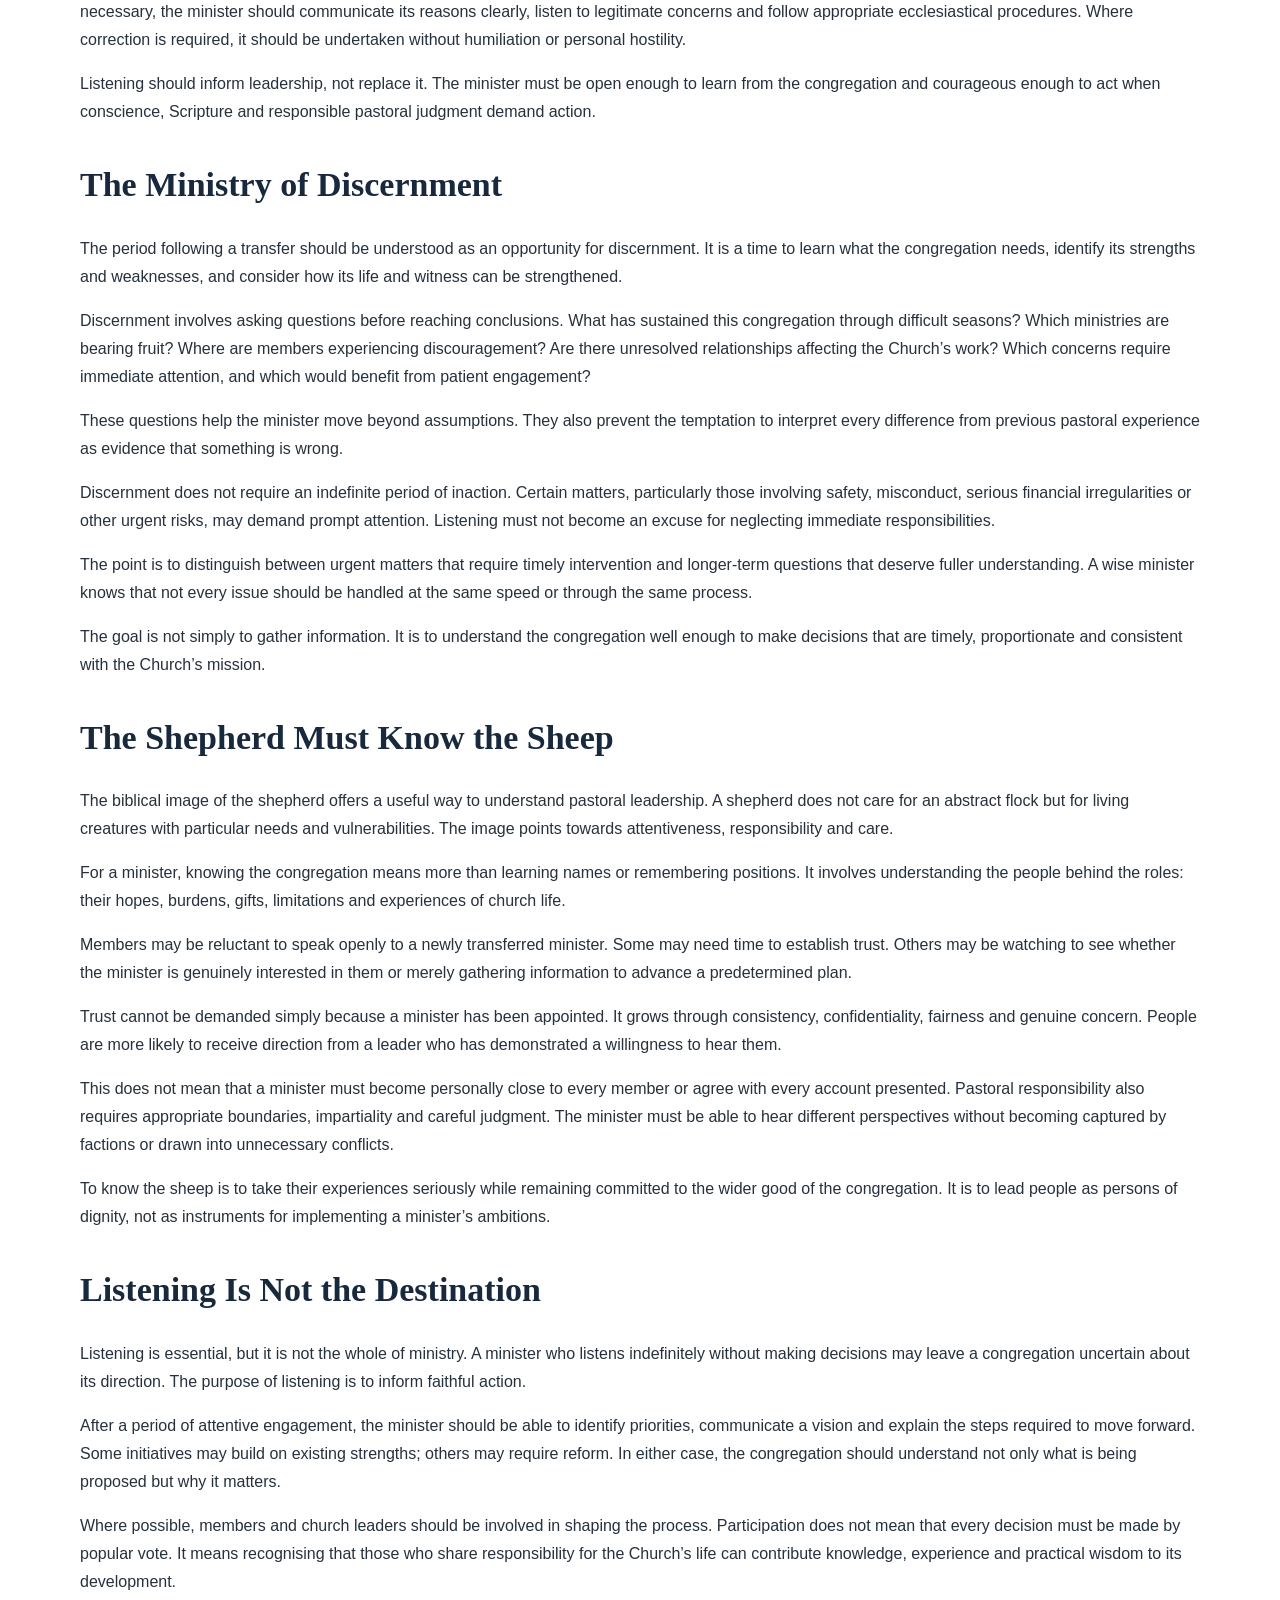
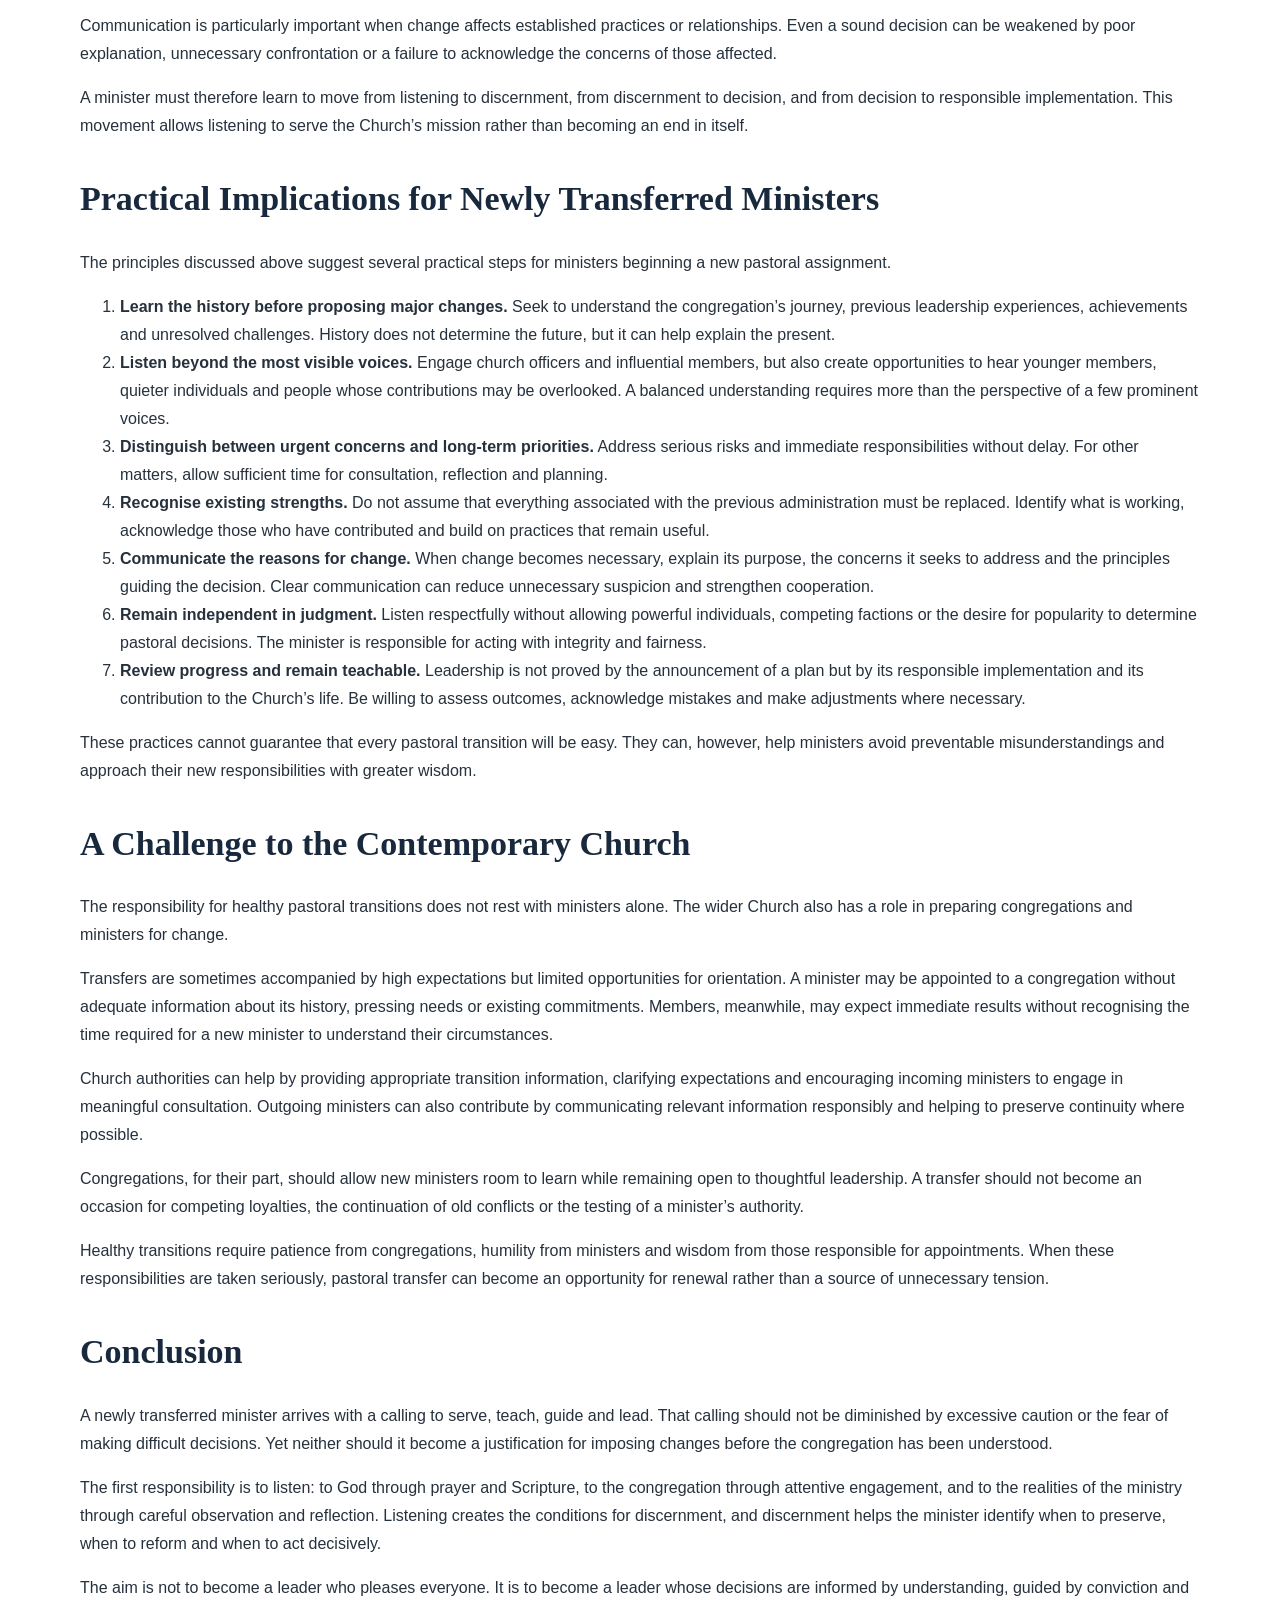
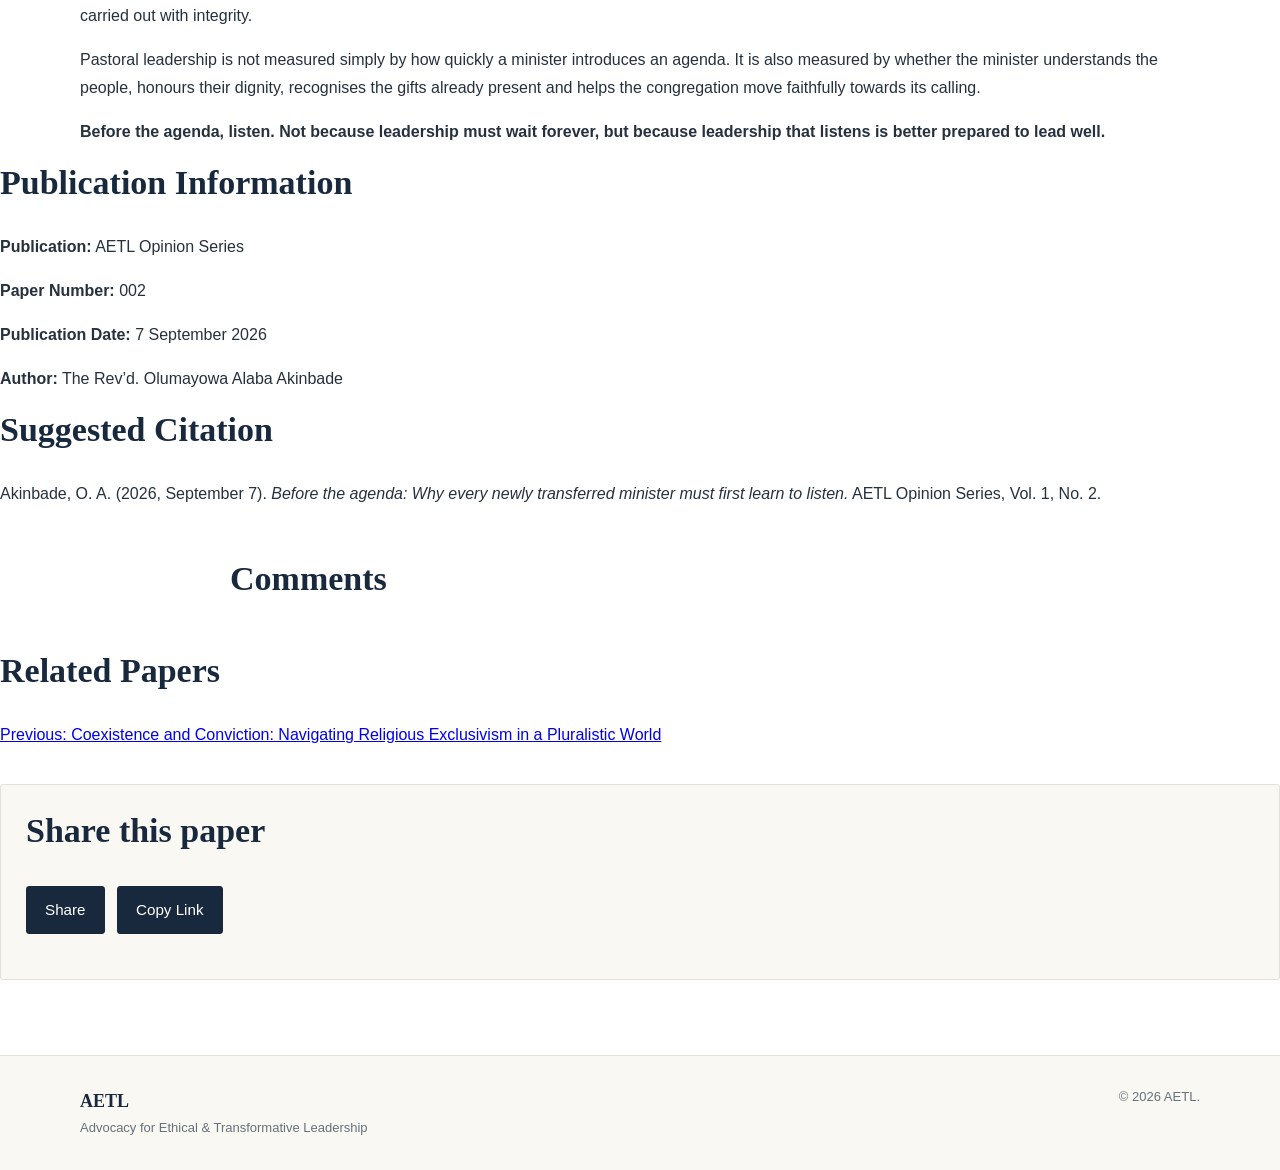
<file: paper-002.html>
<!DOCTYPE html>

<html lang="en">
<head>
  <meta charset="UTF-8">
  <meta name="viewport" content="width=device-width, initial-scale=1.0">
  <meta name="description" content="Before the Agenda: Why Every Newly Transferred Minister Must First Learn to Listen — an AETL Opinion Paper by Rev. Olumayowa Alaba Akinbade.">
  <title>Before the Agenda | AETL Opinion Paper No. 002</title>
  <link rel="stylesheet" href="style.css">
</head>

<body>

<header class="site-header">
  <div class="container nav">
    <a class="brand" href="index.html">
      <span>AETL</span>
      <small>Advocacy for Ethical &amp; Transformative Leadership</small>
    </a>


<nav>
  <a href="index.html">Home</a>
  <a href="about.html">About</a>
  <a href="opinion-papers.html">Opinion Papers</a>
  <a href="author.html">Author</a>
  <a href="contact.html">Contact</a>
</nav>


  </div>
</header>

<main class="page">
  <article class="container">


<p class="eyebrow">AETL OPINION PAPER NO. 002</p>

<h1>Before the Agenda: Why Every Newly Transferred Minister Must First Learn to Listen</h1>

<div class="paper-meta">
  <p><strong>By The Rev’d. Olumayowa Alaba Akinbade</strong></p>
  <p><em>AETL Opinion Series • Vol. 1, No. 2</em></p>
  <p>Published: 7 September 2026</p>
</div>


<hr>

<h2>Introduction</h2>

<p>This reflection does not arise from decades of serving as a senior minister. It emerges from my theological reflection, my service as a minister-in-charge, an assistant minister and Archbishop’s Chaplain in the Methodist Church Nigeria, as well as my observation of ministers whose ministries have flourished or struggled during periods of pastoral transition. These experiences have persuaded me that one of the first responsibilities of a newly transferred minister is not simply to lead but to listen.</p>

<p>A pastoral transfer often comes with expectations. The congregation anticipates direction, the minister hopes to make a meaningful contribution, and the wider Church expects the ministry to advance. Sometimes, a new minister arrives with ideas about what needs to change. These ideas may be sincere, practical and even necessary. Yet good intentions do not automatically produce good leadership. A change that appears obvious to the incoming minister may be experienced differently by a congregation whose history, struggles and relationships are not yet fully understood.</p>

<p>The question, therefore, is not whether a newly transferred minister should lead. Leadership is part of the calling. The more important question is whether the minister is prepared to understand the people and circumstances entrusted to their care before deciding how best to lead them.</p>

<p><strong>Before the agenda comes listening. Before major decisions come understanding. And before the desire to make an impact comes the responsibility to discern what faithful ministry requires in that particular place.</strong></p>

<h2>A Biblical Theology of Listening and Leadership</h2>

<p>The biblical witness presents listening as an essential part of faithful leadership. In Exodus 3:7, God tells Moses that he has seen the suffering of the Israelites, heard their cry and understood their pain. God’s response to suffering begins with attentive knowledge of the people’s condition.</p>

<p>Although divine listening cannot simply be equated with human leadership, the passage offers an important principle: meaningful intervention requires an awareness of the reality being addressed. A leader who acts without understanding may respond to the situation as imagined rather than as it actually exists.</p>

<p>The ministry of Jesus also demonstrates the importance of attending to people. He encountered individuals in their particular circumstances, asked questions, received their responses and addressed needs that were not always immediately apparent to others. His engagement with people was neither mechanical nor indifferent to their lived experiences.</p>

<p>Listening, however, did not make Jesus captive to public opinion. He sometimes challenged the expectations of the crowd and confronted conduct that contradicted God’s purposes. His example shows that attentive leadership is not the same as people-pleasing. Listening helps a leader understand people; discernment helps the leader respond faithfully.</p>

<p>For a newly transferred minister, this distinction matters. The congregation should be heard, but its preferences cannot automatically determine every pastoral decision. Scripture, the Church’s mission, sound theological judgment and the realities of the local ministry must all inform the way forward.</p>

<h2>Listening as a Spiritual Discipline</h2>

<p>Listening is more than a communication technique. For Christian ministers, it is a spiritual discipline that requires humility, patience and a willingness to learn.</p>

<p>A minister may arrive with theological training, pastoral experience and a genuine desire to strengthen the Church. These are valuable resources. Yet no qualification or previous experience can eliminate the need to understand a new congregation. The minister must still learn its history, relationships, patterns of worship, sources of strength and areas of concern.</p>

<p>Some congregations have endured painful leadership transitions. Others have developed effective practices through years of faithful service. Some may be struggling with unresolved conflicts, declining participation or financial difficulties. These realities cannot be understood adequately through a few formal meetings or reports alone.</p>

<p>Listening requires presence. It involves conversations with church officers, older members, younger people, women, men, lay leaders and those whose voices may not ordinarily be heard. It also means observing how people relate to one another, how decisions are made and how the congregation responds to challenges.</p>

<p>Above all, the minister must listen prayerfully. Not every complaint represents an injustice, just as not every established practice deserves to continue. Prayer, Scripture, reflection and honest conversation help the minister distinguish between what requires correction, what deserves preservation and what needs time to mature.</p>

<p>A minister who listens well is not demonstrating weakness. The minister is acknowledging that pastoral responsibility begins with a commitment to understand before attempting to direct.</p>

<h2>The Danger of Arriving with a Ready-Made Agenda</h2>

<p>One danger in pastoral transition is the assumption that the new minister must quickly demonstrate effectiveness by introducing visible changes.</p>

<p>This pressure may arise from personal ambition, institutional expectations or a genuine desire to improve the congregation. A minister may believe that a new programme, administrative arrangement or style of worship will bring immediate progress. Yet the desire to make an early impact can lead to decisions made before the underlying situation is understood.</p>

<p>The problem is not that change is unnecessary. Churches must respond to changing circumstances, correct harmful practices and pursue new opportunities for ministry. The problem arises when change becomes a demonstration of authority rather than the outcome of careful discernment.</p>

<p>A congregation is not a blank canvas awaiting the arrival of a new minister. It has a history, a spiritual life, established relationships and people who have contributed to its growth. Even practices that appear inefficient may have developed in response to circumstances the incoming minister has not yet encountered.</p>

<p>When a minister dismisses existing arrangements too quickly, members may interpret the action as a rejection of their contributions. Resistance may follow, not necessarily because the congregation opposes progress, but because its members feel that their experience has been disregarded.</p>

<p>The minister may then mistake resistance for disloyalty, while the congregation interprets leadership as insensitivity. What begins as an attempt to improve ministry can become a struggle over authority and recognition.</p>

<p>The lesson is not to avoid change but to ensure that change is informed by understanding. <strong>A new minister does not have to prove leadership by changing everything. Sometimes, the first evidence of good leadership is the wisdom to know what not to change.</strong></p>

<h2>The Other Extreme: Leadership by Popular Opinion</h2>

<p>If premature change is one danger, excessive dependence on popular opinion is another.</p>

<p>Listening can be misunderstood as the obligation to satisfy everyone. A minister may become so concerned about maintaining acceptance that difficult decisions are postponed, necessary correction is avoided and influential members are allowed to determine the direction of the congregation.</p>

<p>This is not responsible pastoral leadership. The Church is not merely a community of competing preferences, and the minister’s calling cannot be reduced to keeping everyone comfortable.</p>

<p>There are situations in which faithful leadership requires difficult decisions. Misconduct may need to be addressed, unhealthy practices may have to end, and resources may need to be redirected towards more pressing priorities. Such decisions can produce dissatisfaction even when they are necessary.</p>

<p>The responsibility of a minister is therefore not to secure universal approval but to act with integrity, fairness and spiritual discernment. Where change is necessary, the minister should communicate its reasons clearly, listen to legitimate concerns and follow appropriate ecclesiastical procedures. Where correction is required, it should be undertaken without humiliation or personal hostility.</p>

<p>Listening should inform leadership, not replace it. The minister must be open enough to learn from the congregation and courageous enough to act when conscience, Scripture and responsible pastoral judgment demand action.</p>

<h2>The Ministry of Discernment</h2>

<p>The period following a transfer should be understood as an opportunity for discernment. It is a time to learn what the congregation needs, identify its strengths and weaknesses, and consider how its life and witness can be strengthened.</p>

<p>Discernment involves asking questions before reaching conclusions. What has sustained this congregation through difficult seasons? Which ministries are bearing fruit? Where are members experiencing discouragement? Are there unresolved relationships affecting the Church’s work? Which concerns require immediate attention, and which would benefit from patient engagement?</p>

<p>These questions help the minister move beyond assumptions. They also prevent the temptation to interpret every difference from previous pastoral experience as evidence that something is wrong.</p>

<p>Discernment does not require an indefinite period of inaction. Certain matters, particularly those involving safety, misconduct, serious financial irregularities or other urgent risks, may demand prompt attention. Listening must not become an excuse for neglecting immediate responsibilities.</p>

<p>The point is to distinguish between urgent matters that require timely intervention and longer-term questions that deserve fuller understanding. A wise minister knows that not every issue should be handled at the same speed or through the same process.</p>

<p>The goal is not simply to gather information. It is to understand the congregation well enough to make decisions that are timely, proportionate and consistent with the Church’s mission.</p>

<h2>The Shepherd Must Know the Sheep</h2>

<p>The biblical image of the shepherd offers a useful way to understand pastoral leadership. A shepherd does not care for an abstract flock but for living creatures with particular needs and vulnerabilities. The image points towards attentiveness, responsibility and care.</p>

<p>For a minister, knowing the congregation means more than learning names or remembering positions. It involves understanding the people behind the roles: their hopes, burdens, gifts, limitations and experiences of church life.</p>

<p>Members may be reluctant to speak openly to a newly transferred minister. Some may need time to establish trust. Others may be watching to see whether the minister is genuinely interested in them or merely gathering information to advance a predetermined plan.</p>

<p>Trust cannot be demanded simply because a minister has been appointed. It grows through consistency, confidentiality, fairness and genuine concern. People are more likely to receive direction from a leader who has demonstrated a willingness to hear them.</p>

<p>This does not mean that a minister must become personally close to every member or agree with every account presented. Pastoral responsibility also requires appropriate boundaries, impartiality and careful judgment. The minister must be able to hear different perspectives without becoming captured by factions or drawn into unnecessary conflicts.</p>

<p>To know the sheep is to take their experiences seriously while remaining committed to the wider good of the congregation. It is to lead people as persons of dignity, not as instruments for implementing a minister’s ambitions.</p>

<h2>Listening Is Not the Destination</h2>

<p>Listening is essential, but it is not the whole of ministry. A minister who listens indefinitely without making decisions may leave a congregation uncertain about its direction. The purpose of listening is to inform faithful action.</p>

<p>After a period of attentive engagement, the minister should be able to identify priorities, communicate a vision and explain the steps required to move forward. Some initiatives may build on existing strengths; others may require reform. In either case, the congregation should understand not only what is being proposed but why it matters.</p>

<p>Where possible, members and church leaders should be involved in shaping the process. Participation does not mean that every decision must be made by popular vote. It means recognising that those who share responsibility for the Church’s life can contribute knowledge, experience and practical wisdom to its development.</p>

<p>Communication is particularly important when change affects established practices or relationships. Even a sound decision can be weakened by poor explanation, unnecessary confrontation or a failure to acknowledge the concerns of those affected.</p>

<p>A minister must therefore learn to move from listening to discernment, from discernment to decision, and from decision to responsible implementation. This movement allows listening to serve the Church’s mission rather than becoming an end in itself.</p>

<h2>Practical Implications for Newly Transferred Ministers</h2>

<p>The principles discussed above suggest several practical steps for ministers beginning a new pastoral assignment.</p>

<ol>
  <li>
    <strong>Learn the history before proposing major changes.</strong>
    Seek to understand the congregation’s journey, previous leadership experiences, achievements and unresolved challenges. History does not determine the future, but it can help explain the present.
  </li>
  <li>
    <strong>Listen beyond the most visible voices.</strong>
    Engage church officers and influential members, but also create opportunities to hear younger members, quieter individuals and people whose contributions may be overlooked. A balanced understanding requires more than the perspective of a few prominent voices.
  </li>
  <li>
    <strong>Distinguish between urgent concerns and long-term priorities.</strong>
    Address serious risks and immediate responsibilities without delay. For other matters, allow sufficient time for consultation, reflection and planning.
  </li>
  <li>
    <strong>Recognise existing strengths.</strong>
    Do not assume that everything associated with the previous administration must be replaced. Identify what is working, acknowledge those who have contributed and build on practices that remain useful.
  </li>
  <li>
    <strong>Communicate the reasons for change.</strong>
    When change becomes necessary, explain its purpose, the concerns it seeks to address and the principles guiding the decision. Clear communication can reduce unnecessary suspicion and strengthen cooperation.
  </li>
  <li>
    <strong>Remain independent in judgment.</strong>
    Listen respectfully without allowing powerful individuals, competing factions or the desire for popularity to determine pastoral decisions. The minister is responsible for acting with integrity and fairness.
  </li>
  <li>
    <strong>Review progress and remain teachable.</strong>
    Leadership is not proved by the announcement of a plan but by its responsible implementation and its contribution to the Church’s life. Be willing to assess outcomes, acknowledge mistakes and make adjustments where necessary.
  </li>
</ol>

<p>These practices cannot guarantee that every pastoral transition will be easy. They can, however, help ministers avoid preventable misunderstandings and approach their new responsibilities with greater wisdom.</p>

<h2>A Challenge to the Contemporary Church</h2>

<p>The responsibility for healthy pastoral transitions does not rest with ministers alone. The wider Church also has a role in preparing congregations and ministers for change.</p>

<p>Transfers are sometimes accompanied by high expectations but limited opportunities for orientation. A minister may be appointed to a congregation without adequate information about its history, pressing needs or existing commitments. Members, meanwhile, may expect immediate results without recognising the time required for a new minister to understand their circumstances.</p>

<p>Church authorities can help by providing appropriate transition information, clarifying expectations and encouraging incoming ministers to engage in meaningful consultation. Outgoing ministers can also contribute by communicating relevant information responsibly and helping to preserve continuity where possible.</p>

<p>Congregations, for their part, should allow new ministers room to learn while remaining open to thoughtful leadership. A transfer should not become an occasion for competing loyalties, the continuation of old conflicts or the testing of a minister’s authority.</p>

<p>Healthy transitions require patience from congregations, humility from ministers and wisdom from those responsible for appointments. When these responsibilities are taken seriously, pastoral transfer can become an opportunity for renewal rather than a source of unnecessary tension.</p>

<h2>Conclusion</h2>

<p>A newly transferred minister arrives with a calling to serve, teach, guide and lead. That calling should not be diminished by excessive caution or the fear of making difficult decisions. Yet neither should it become a justification for imposing changes before the congregation has been understood.</p>

<p>The first responsibility is to listen: to God through prayer and Scripture, to the congregation through attentive engagement, and to the realities of the ministry through careful observation and reflection. Listening creates the conditions for discernment, and discernment helps the minister identify when to preserve, when to reform and when to act decisively.</p>

<p>The aim is not to become a leader who pleases everyone. It is to become a leader whose decisions are informed by understanding, guided by conviction and carried out with integrity.</p>

<p>Pastoral leadership is not measured simply by how quickly a minister introduces an agenda. It is also measured by whether the minister understands the people, honours their dignity, recognises the gifts already present and helps the congregation move faithfully towards its calling.</p>

<p><strong>Before the agenda, listen. Not because leadership must wait forever, but because leadership that listens is better prepared to lead well.</strong></p>


 </article>

<section class="publication-info">
  <h2>Publication Information</h2>
  <p><strong>Publication:</strong> AETL Opinion Series</p>
  <p><strong>Paper Number:</strong> 002</p>
  <p><strong>Publication Date:</strong> 7 September 2026</p>
  <p><strong>Author:</strong> The Rev’d. Olumayowa Alaba Akinbade</p>
</section>

<section class="suggested-citation">
  <h2>Suggested Citation</h2>
  <p>Akinbade, O. A. (2026, September 7). <em>Before the agenda: Why every newly transferred minister must first learn to listen.</em> AETL Opinion Series, Vol. 1, No. 2.</p>
</section>

<section class="comments-section">
  <h2>Comments</h2>

  <script src="https://giscus.app/client.js"
          data-repo="mayowaomoakinbade-ship-it/Aetl-website"
          data-repo-id="R_kgDOTxyjBg"
          data-category="General"
          data-category-id="DIC_kwDOTxyjBs4DGhgq"
          data-mapping="title"
          data-strict="0"
          data-reactions-enabled="1"
          data-emit-metadata="0"
          data-input-position="bottom"
          data-theme="preferred_color_scheme"
          data-lang="en"
          crossorigin="anonymous"
          async>
  </script>
</section>

<section class="related-papers">
  <h2>Related Papers</h2>
  <p>
    <a href="/paper-001">
      Previous: Coexistence and Conviction: Navigating Religious Exclusivism in a Pluralistic World
    </a>
  </p>
</section>

<section class="share-box">
  <h2>Share this paper</h2>

  <button onclick="sharePaper()">Share</button>
  <button onclick="copyPaperLink()">Copy Link</button>

  <div id="share-menu" style="display:none; margin-top:15px;">
    <a id="whatsapp-share" target="_blank" rel="noopener">WhatsApp</a>
    <a id="facebook-share" target="_blank" rel="noopener">Facebook</a>
    <a id="x-share" target="_blank" rel="noopener">X</a>
    <a id="email-share">Email</a>
  </div>

  <p id="copy-message"></p>
</section>

</main>

<footer>
  <div class="container footer-grid">
    <div>
      <strong>AETL</strong>
      <p>Advocacy for Ethical &amp; Transformative Leadership</p>
    </div>
    <p>© 2026 AETL.</p>
  </div>
</footer>
<script>
function sharePaper() {
  const url = window.location.origin + window.location.pathname;

  const titleElement = document.querySelector("h1");
  const authorElement = document.querySelector(".author");

  const title = titleElement
    ? titleElement.textContent.trim()
    : "AETL Opinion Paper";

  const author = authorElement
    ? authorElement.textContent.trim()
    : "Rev. Olumayowa Alaba Akinbade";

  const text =
    title + "\n\n" +
    author + "\n\n" +
    "AETL Opinion Paper\n\n" +
    url;

  if (navigator.share) {
    navigator.share({
      title: title,
      text: text,
      url: url
    }).catch(function () {});
    return;
  }

  const menu = document.getElementById("share-menu");

  if (menu) {
    menu.style.display =
      menu.style.display === "block" ? "none" : "block";
  }

  const whatsapp = document.getElementById("whatsapp-share");
  const facebook = document.getElementById("facebook-share");
  const x = document.getElementById("x-share");
  const email = document.getElementById("email-share");

  if (whatsapp) {
    whatsapp.href =
      "https://wa.me/?text=" + encodeURIComponent(text);
  }

  if (facebook) {
    facebook.href =
      "https://www.facebook.com/sharer/sharer.php?u=" +
      encodeURIComponent(url);
  }

  if (x) {
    x.href =
      "https://twitter.com/intent/tweet?text=" +
      encodeURIComponent(text);
  }

  if (email) {
    email.href =
      "mailto:?subject=" + encodeURIComponent(title) +
      "&body=" + encodeURIComponent(text);
  }
}

function copyPaperLink() {
  const url = window.location.origin + window.location.pathname;
  const message = document.getElementById("copy-message");

  if (navigator.clipboard && window.isSecureContext) {
    navigator.clipboard.writeText(url)
      .then(function () {
        if (message) {
          message.textContent = "Link copied successfully.";
        }
      })
      .catch(function () {
        fallbackCopy(url, message);
      });
  } else {
    fallbackCopy(url, message);
  }
}

function fallbackCopy(text, message) {
  const textArea = document.createElement("textarea");
  textArea.value = text;
  textArea.style.position = "fixed";
  textArea.style.left = "-9999px";
  textArea.style.top = "0";

  document.body.appendChild(textArea);
  textArea.focus();
  textArea.select();

  try {
    const successful = document.execCommand("copy");

    if (message) {
      message.textContent = successful
        ? "Link copied successfully."
        : "Please copy the page address from your browser.";
    }
  } catch (error) {
    if (message) {
      message.textContent =
        "Please copy the page address from your browser.";
    }
  }

  document.body.removeChild(textArea);
}
</script>
</body>
</html>
</file>
<file: style.css>
/* =========================================
   AETL — Editorial Visual Identity
   ========================================= */

:root {
  --navy: #18283d;
  --navy-light: #263b52;
  --ivory: #faf8f2;
  --white: #ffffff;
  --gold: #9a7b42;
  --gold-light: #e9dfc9;
  --text: #26313d;
  --muted: #65717d;
  --border: #e4e1d9;
  --soft: #f3f1eb;
}

/* Base */

* {
  box-sizing: border-box;
}

html {
  scroll-behavior: smooth;
}

body {
  margin: 0;
  font-family: Inter, Arial, sans-serif;
  color: var(--text);
  background: var(--white);
  line-height: 1.75;
}

.container {
  width: min(1120px, 92%);
  margin: auto;
}

.narrow {
  max-width: 820px;
}

/* Typography */

h1,
h2,
h3 {
  font-family: Georgia, "Times New Roman", serif;
  color: var(--navy);
  font-weight: 700;
}

h1 {
  font-size: clamp(38px, 5.5vw, 66px);
  line-height: 1.1;
  margin: 12px 0 25px;
  letter-spacing: -1.5px;
}

h2 {
  font-size: clamp(27px, 3vw, 34px);
  line-height: 1.25;
  margin-top: 0;
}

h3 {
  font-size: 22px;
  line-height: 1.35;
}

p {
  margin-top: 0;
}

a {
  transition: color 0.2s ease, background 0.2s ease;
}

.lead {
  font-size: 20px;
  color: var(--muted);
  max-width: 700px;
}

.eyebrow {
  font-size: 11px;
  font-weight: 800;
  letter-spacing: 2px;
  text-transform: uppercase;
  color: var(--gold);
}

/* Header and Navigation */

.site-header {
  border-bottom: 1px solid var(--border);
  background: var(--white);
}

.nav {
  min-height: 88px;
  display: flex;
  align-items: center;
  justify-content: space-between;
  gap: 25px;
}

.brand {
  color: var(--navy);
  text-decoration: none;
  display: flex;
  flex-direction: column;
  flex-shrink: 0;
}

.brand span {
  font-family: Georgia, "Times New Roman", serif;
  font-weight: 700;
  font-size: 29px;
  letter-spacing: 2px;
}

.brand small {
  font-size: 10px;
  letter-spacing: 0.7px;
  text-transform: uppercase;
  color: var(--muted);
}

nav {
  display: flex;
  gap: 23px;
  flex-wrap: wrap;
}

nav a {
  color: var(--navy);
  text-decoration: none;
  font-size: 13px;
  font-weight: 700;
}

nav a:hover {
  color: var(--gold);
}

/* Homepage Hero */

.hero {
  padding: 90px 0;
  background: linear-gradient(135deg, var(--ivory), #ffffff);
  border-bottom: 1px solid var(--border);
}

.hero-grid {
  display: grid;
  grid-template-columns: 1.35fr 0.65fr;
  gap: 60px;
  align-items: center;
}

/* Buttons */

.buttons {
  display: flex;
  gap: 12px;
  margin-top: 30px;
  flex-wrap: wrap;
}

.button {
  display: inline-block;
  padding: 13px 21px;
  background: var(--navy);
  color: var(--white);
  text-decoration: none;
  font-weight: 700;
  border: 1px solid var(--navy);
  border-radius: 3px;
}

.button:hover {
  background: var(--navy-light);
  color: var(--white);
}

.button.secondary {
  background: transparent;
  color: var(--navy);
  border: 1px solid #b9b5aa;
}

.button.secondary:hover {
  background: var(--ivory);
}

/* Featured Paper */

.feature-card {
  background: var(--navy);
  color: var(--white);
  padding: 34px;
  border-radius: 3px;
  border-top: 4px solid var(--gold);
  box-shadow: 0 16px 38px rgba(24, 40, 61, 0.12);
}

.feature-card h2,
.feature-card h3 {
  color: var(--white);
}

.feature-card p {
  color: #e0e5eb;
}

.paper-meta {
  border-top: 1px solid #536276;
  padding-top: 18px;
  margin-top: 25px;
  font-size: 13px;
}

/* General Sections */

.section {
  padding: 75px 0;
}

.alt {
  background: var(--ivory);
}

.split {
  display: grid;
  grid-template-columns: 1fr 1fr;
  gap: 60px;
  align-items: start;
}

/* Paper Cards */

.cards {
  display: grid;
  grid-template-columns: repeat(4, 1fr);
  gap: 18px;
  margin-top: 30px;
}

.cards article {
  border: 1px solid var(--border);
  border-top: 3px solid var(--gold);
  padding: 24px;
  background: var(--white);
  transition: transform 0.2s ease, box-shadow 0.2s ease;
}

.cards article:hover {
  transform: translateY(-3px);
  box-shadow: 0 8px 24px rgba(24, 40, 61, 0.07);
}

.cards article h3 {
  margin-top: 0;
}

.cards p {
  color: var(--muted);
}

.cards a {
  color: var(--navy);
  font-weight: 700;
  text-decoration-thickness: 1px;
  text-underline-offset: 4px;
}

.cards a:hover {
  color: var(--gold);
}

/* Inner Pages */

.page {
  padding: 75px 0;
  min-height: 65vh;
}

.page h2 {
  margin-top: 38px;
}

.page h2:first-child {
  margin-top: 0;
}

/* Opinion Paper Archive */

.paper-list article {
  border-top: 1px solid var(--border);
  padding: 28px 0;
}

.paper-list article:last-child {
  border-bottom: 1px solid var(--border);
}

.paper-list span,
.byline {
  color: var(--muted);
  font-size: 14px;
}

.paper-list a {
  color: var(--navy);
  font-weight: 700;
  text-underline-offset: 4px;
}

.paper-list a:hover {
  color: var(--gold);
}

/* Notices and Information Boxes */

.notice {
  padding: 24px;
  background: var(--ivory);
  border-left: 4px solid var(--gold);
  margin: 30px 0;
}

.notice p:last-child {
  margin-bottom: 0;
}

.notice a {
  color: var(--navy);
  overflow-wrap: anywhere;
}

/* FAQ */

details {
  border-bottom: 1px solid var(--border);
  padding: 16px 0;
}

summary {
  cursor: pointer;
  font-weight: 700;
  color: var(--navy);
}

summary:hover {
  color: var(--gold);
}

details p {
  margin: 12px 0 0;
  line-height: 1.75;
  color: var(--muted);
}

/* Paper Tools */

.paper-tools {
  margin-top: 50px;
  padding-top: 30px;
  border-top: 1px solid var(--border);
}

.paper-tools h2 {
  margin-bottom: 20px;
}

.paper-tools details {
  border-bottom: 1px solid var(--border);
  padding: 15px 0;
}

.paper-tools summary {
  cursor: pointer;
  font-weight: 600;
  font-size: 1rem;
}

.paper-tools details p {
  margin: 12px 0 0;
  line-height: 1.7;
}

/* Share Box */

.share-box {
  margin-top: 35px;
  padding: 25px;
  background: var(--ivory);
  border: 1px solid var(--border);
  border-radius: 3px;
}

.share-box h2 {
  margin-top: 0;
}

.share-box button {
  padding: 10px 18px;
  margin: 5px 8px 5px 0;
  border: 1px solid var(--navy);
  border-radius: 3px;
  background: var(--navy);
  color: var(--white);
  cursor: pointer;
  font: inherit;
  font-size: 0.95rem;
}

.share-box button:hover {
  background: var(--navy-light);
}

#share-menu {
  display: flex;
  flex-wrap: wrap;
  gap: 10px;
}

#share-menu a {
  display: inline-block;
  padding: 9px 15px;
  border: 1px solid #c9c5ba;
  border-radius: 3px;
  color: var(--navy);
  text-decoration: none;
  cursor: pointer;
  background: var(--white);
}

#share-menu a:hover {
  border-color: var(--gold);
  color: var(--gold);
}

#copy-message {
  margin-top: 12px;
  font-size: 0.9rem;
  color: var(--muted);
}

/* Comments */

.comments-section {
  width: min(820px, 92%);
  margin: 50px auto;
}

.comments-section h2 {
  margin-bottom: 20px;
}

/* Footer */

footer {
  border-top: 1px solid var(--border);
  padding: 30px 0;
  background: var(--ivory);
  color: var(--muted);
  font-size: 13px;
}

.footer-grid {
  display: flex;
  justify-content: space-between;
  gap: 20px;
}

.footer-grid strong {
  color: var(--navy);
  font-family: Georgia, "Times New Roman", serif;
  font-size: 18px;
}

.footer-grid p {
  margin-bottom: 0;
}

/* Keyboard Accessibility */

a:focus-visible,
button:focus-visible,
summary:focus-visible {
  outline: 2px solid var(--gold);
  outline-offset: 4px;
}

/* Responsive Layout */

@media (max-width: 800px) {
  .nav {
    align-items: flex-start;
    padding: 18px 0;
    flex-direction: column;
  }

  nav {
    gap: 12px 18px;
  }

  .hero-grid,
  .split {
    grid-template-columns: 1fr;
    gap: 35px;
  }

  .cards {
    grid-template-columns: 1fr 1fr;
  }

  .hero {
    padding: 60px 0;
  }

  .page,
  .section {
    padding: 55px 0;
  }
}

@media (max-width: 500px) {
  .cards {
    grid-template-columns: 1fr;
  }

  .brand small {
    font-size: 9px;
  }

  .footer-grid {
    flex-direction: column;
  }

  .feature-card {
    padding: 25px;
  }

  .share-box {
    padding: 18px;
  }
}
</file>
